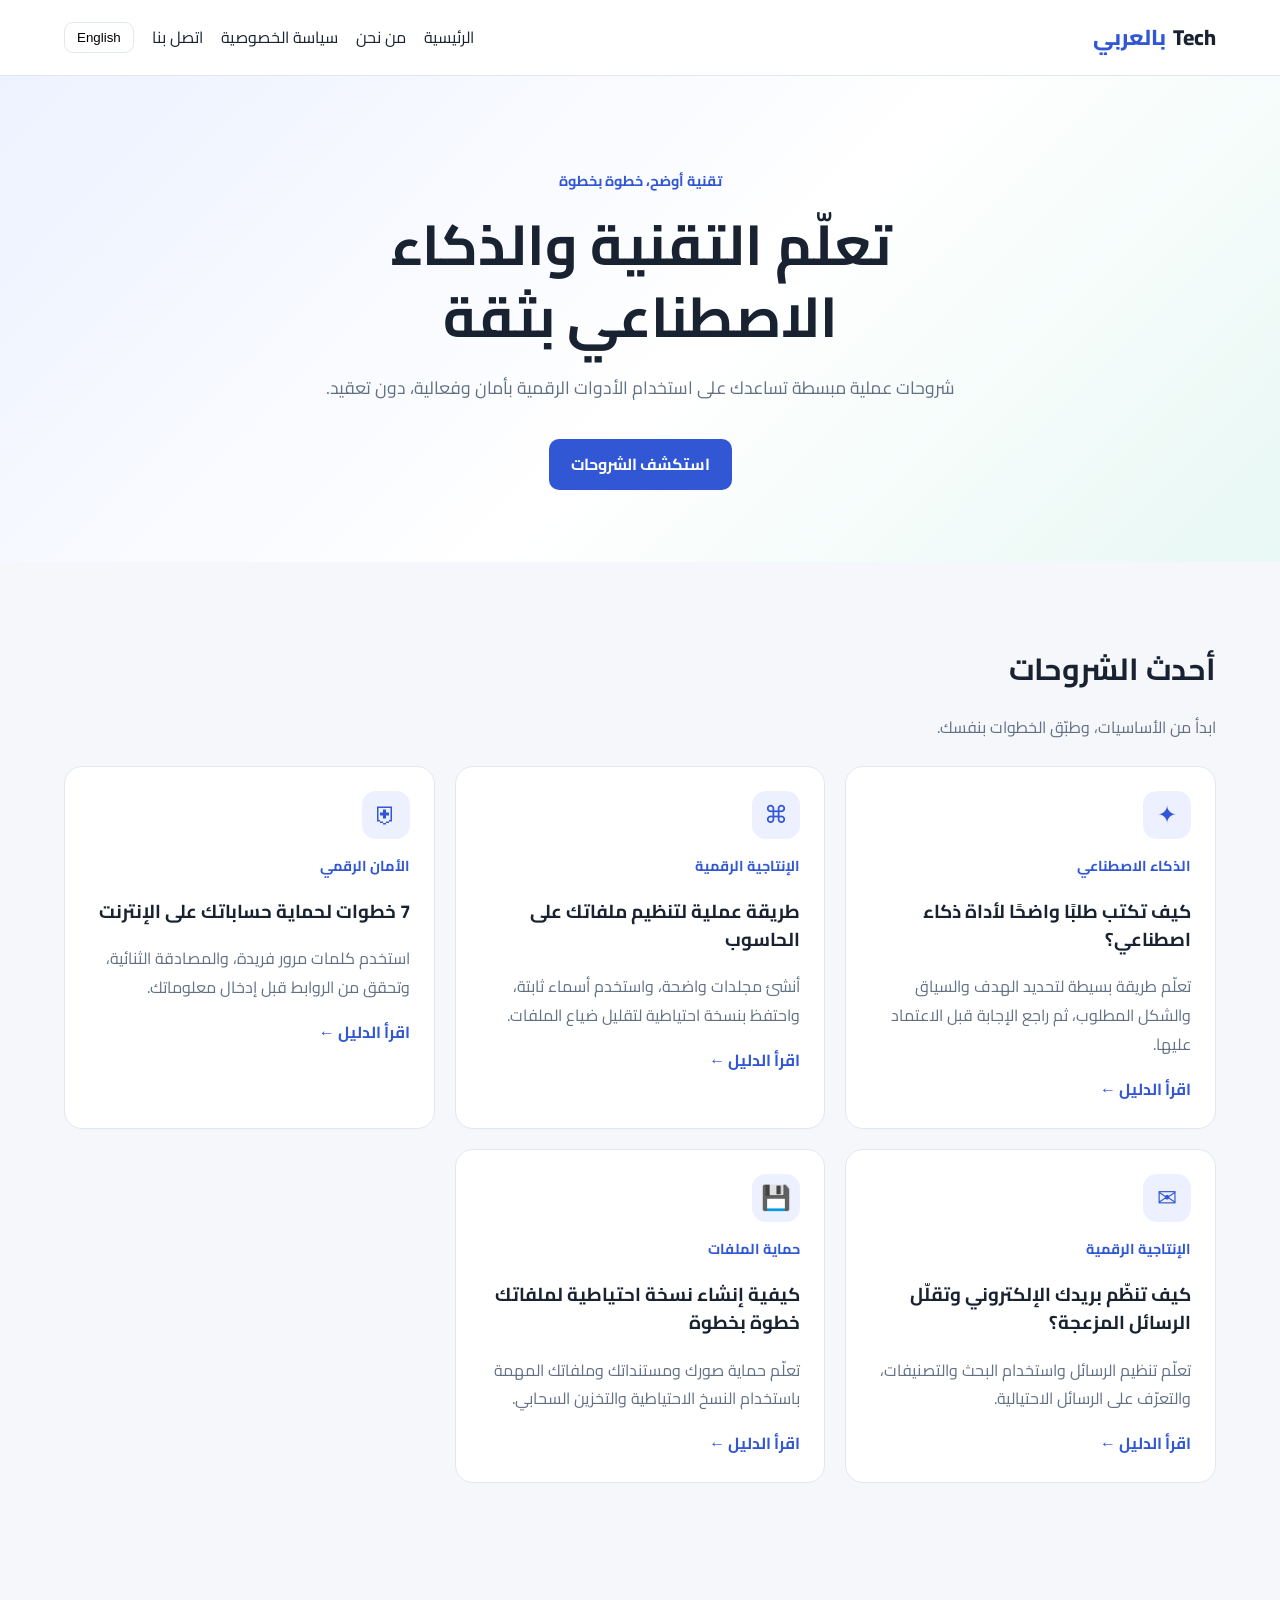
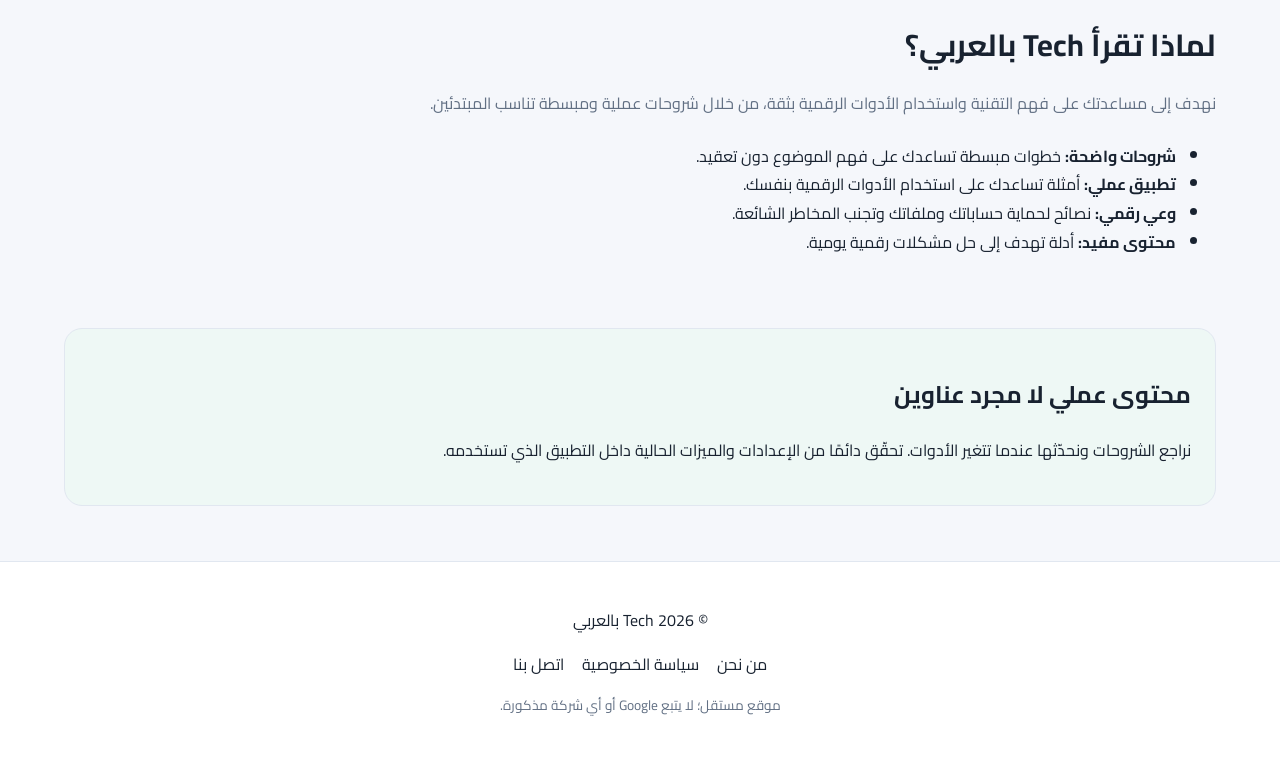
<file: index.html>
<!doctype html>
<html lang="ar" dir="rtl">
<head> <meta name="google-adsense-account" content="ca-pub-9359244489501136"> <script async src="https://pagead2.googlesyndication.com/pagead/js/adsbygoogle.js?client=ca-pub-9359244489501136"
     crossorigin="anonymous"></script>
<meta charset="utf-8">
<meta name="viewport" content="width=device-width, initial-scale=1">
<meta name="description" content="شروحات عملية بالعربية والإنجليزية عن الذكاء الاصطناعي والتقنية والأمان الرقمي.">
<title>Tech بالعربي | Practical Tech Guides</title>
<link rel="stylesheet" href="styles.css"> <meta name="google-site-verification" content="B_9AQn8dANtJCic7lw3KJGtD8MXRLHTgbvUKaGZnuow" />
</head> 
<body>
  <header class="site-header"><a class="brand" href="index.html">Tech<span>بالعربي</span></a>
<nav>
  <a href="index.html" data-ar="الرئيسية" data-en="Home">الرئيسية</a>
  <a href="about.html" data-ar="من نحن" data-en="About">من نحن</a>
  <a href="privacy.html" data-ar="سياسة الخصوصية" data-en="Privacy Policy">سياسة الخصوصية</a>
  <a href="contact.html" data-ar="اتصل بنا" data-en="Contact">اتصل بنا</a>
  <button id="langToggle" class="lang-btn" type="button">English</button>
</nav>
</header>
<main>
<section class="hero"><p class="eyebrow" data-ar="تقنية أوضح، خطوة بخطوة" data-en="Technology, explained step by step">تقنية أوضح، خطوة بخطوة</p>
<h1 data-ar="تعلّم التقنية والذكاء الاصطناعي بثقة" data-en="Learn technology and AI with confidence">تعلّم التقنية والذكاء الاصطناعي بثقة</h1>
<p data-ar="شروحات عملية مبسطة تساعدك على استخدام الأدوات الرقمية بأمان وفعالية، دون تعقيد." data-en="Practical, beginner-friendly guides to help you use digital tools safely and effectively.">شروحات عملية مبسطة تساعدك على استخدام الأدوات الرقمية بأمان وفعالية، دون تعقيد.</p>
<a class="primary" href="#articles" data-ar="استكشف الشروحات" data-en="Explore the guides">استكشف الشروحات</a></section>
<section id="articles" class="section"><div class="section-head"><h2 data-ar="أحدث الشروحات" data-en="Featured guides">أحدث الشروحات</h2><p data-ar="ابدأ من الأساسيات، وطبّق الخطوات بنفسك." data-en="Start with the basics and try the steps yourself.">ابدأ من الأساسيات، وطبّق الخطوات بنفسك.</p></div>
<div class="cards">
<article class="article-card"><div class="card-icon">✦</div><p class="category" data-ar="الذكاء الاصطناعي" data-en="Artificial intelligence">الذكاء الاصطناعي</p><h3 data-ar="كيف تكتب طلبًا واضحًا لأداة ذكاء اصطناعي؟" data-en="How to write a clear AI prompt">كيف تكتب طلبًا واضحًا لأداة ذكاء اصطناعي؟</h3><p data-ar="تعلّم طريقة بسيطة لتحديد الهدف والسياق والشكل المطلوب، ثم راجع الإجابة قبل الاعتماد عليها." data-en="Learn to specify your goal, context, and desired format—and review the result before relying on it.">تعلّم طريقة بسيطة لتحديد الهدف والسياق والشكل المطلوب، ثم راجع الإجابة قبل الاعتماد عليها.</p><a href="ai-prompts.html" data-ar="اقرأ الدليل ←" data-en="Read the guide →">اقرأ الدليل ←</a></article>
<article class="article-card"><div class="card-icon">⌘</div><p class="category" data-ar="الإنتاجية الرقمية" data-en="Digital productivity">الإنتاجية الرقمية</p><h3 data-ar="طريقة عملية لتنظيم ملفاتك على الحاسوب" data-en="A practical way to organize computer files">طريقة عملية لتنظيم ملفاتك على الحاسوب</h3><p data-ar="أنشئ مجلدات واضحة، واستخدم أسماء ثابتة، واحتفظ بنسخة احتياطية لتقليل ضياع الملفات." data-en="Create clear folders, use consistent filenames, and keep a backup to reduce file loss.">أنشئ مجلدات واضحة، واستخدم أسماء ثابتة، واحتفظ بنسخة احتياطية لتقليل ضياع الملفات.</p><a href="organize-files.html" data-ar="اقرأ الدليل ←" data-en="Read the guide →">اقرأ الدليل ←</a></article>
<article class="article-card"><div class="card-icon">⛨</div><p class="category" data-ar="الأمان الرقمي" data-en="Digital safety">الأمان الرقمي</p><h3 data-ar="7 خطوات لحماية حساباتك على الإنترنت" data-en="7 steps to protect your online accounts">7 خطوات لحماية حساباتك على الإنترنت</h3><p data-ar="استخدم كلمات مرور فريدة، والمصادقة الثنائية، وتحقق من الروابط قبل إدخال معلوماتك." data-en="Use unique passwords and two-factor authentication, and check links before entering information.">استخدم كلمات مرور فريدة، والمصادقة الثنائية، وتحقق من الروابط قبل إدخال معلوماتك.</p><a href="account-safety.html" data-ar="اقرأ الدليل ←" data-en="Read the guide →">اقرأ الدليل ←</a></article>
<article class="article-card">
  <div class="card-icon">✉</div>
  <p class="category" data-ar="الإنتاجية الرقمية" data-en="Digital productivity">الإنتاجية الرقمية</p>
  <h3 data-ar="كيف تنظّم بريدك الإلكتروني وتقلّل الرسائل المزعجة؟" data-en="How to organize your email and reduce unwanted messages">كيف تنظّم بريدك الإلكتروني وتقلّل الرسائل المزعجة؟</h3>
  <p data-ar="تعلّم تنظيم الرسائل واستخدام البحث والتصنيفات، والتعرّف على الرسائل الاحتيالية." data-en="Learn to organize messages, use search and labels, and recognize phishing emails.">تعلّم تنظيم الرسائل واستخدام البحث والتصنيفات، والتعرّف على الرسائل الاحتيالية.</p>
  <a href="clean-email.html" data-ar="اقرأ الدليل ←" data-en="Read the guide →">اقرأ الدليل ←</a>
</article>
<article class="article-card">
  <div class="card-icon">💾</div>
  <p class="category" data-ar="حماية الملفات" data-en="File protection">حماية الملفات</p>
  <h3 data-ar="كيفية إنشاء نسخة احتياطية لملفاتك خطوة بخطوة" data-en="How to Back Up Your Files Step by Step">كيفية إنشاء نسخة احتياطية لملفاتك خطوة بخطوة</h3>
  <p data-ar="تعلّم حماية صورك ومستنداتك وملفاتك المهمة باستخدام النسخ الاحتياطية والتخزين السحابي." data-en="Learn to protect your photos, documents, and important files with backups and cloud storage.">تعلّم حماية صورك ومستنداتك وملفاتك المهمة باستخدام النسخ الاحتياطية والتخزين السحابي.</p>
    <a href="backup-files.html" data-ar="اقرأ الدليل ←" data-en="Read the guide →">اقرأ الدليل ←</a>
</article>
</div>
</section>
<section class="section">
  <div class="section-head">
    <h2 data-ar="لماذا تقرأ Tech بالعربي؟" data-en="Why read Tech بالعربي?">لماذا تقرأ Tech بالعربي؟</h2>
    <p data-ar="نهدف إلى مساعدتك على فهم التقنية واستخدام الأدوات الرقمية بثقة، من خلال شروحات عملية ومبسطة تناسب المبتدئين." data-en="We help you understand technology and use digital tools confidently through practical, beginner-friendly guides.">نهدف إلى مساعدتك على فهم التقنية واستخدام الأدوات الرقمية بثقة، من خلال شروحات عملية ومبسطة تناسب المبتدئين.</p>
  </div>
  <ul>
    <li><strong data-ar="شروحات واضحة:" data-en="Clear explanations:">شروحات واضحة:</strong> <span data-ar="خطوات مبسطة تساعدك على فهم الموضوع دون تعقيد." data-en="Simple steps that make topics easier to understand.">خطوات مبسطة تساعدك على فهم الموضوع دون تعقيد.</span></li>
    <li><strong data-ar="تطبيق عملي:" data-en="Practical guidance:">تطبيق عملي:</strong> <span data-ar="أمثلة تساعدك على استخدام الأدوات الرقمية بنفسك." data-en="Examples that help you use digital tools yourself.">أمثلة تساعدك على استخدام الأدوات الرقمية بنفسك.</span></li>
    <li><strong data-ar="وعي رقمي:" data-en="Digital awareness:">وعي رقمي:</strong> <span data-ar="نصائح لحماية حساباتك وملفاتك وتجنب المخاطر الشائعة." data-en="Tips to protect your accounts and files and avoid common risks.">نصائح لحماية حساباتك وملفاتك وتجنب المخاطر الشائعة.</span></li>
    <li><strong data-ar="محتوى مفيد:" data-en="Useful content:">محتوى مفيد:</strong> <span data-ar="أدلة تهدف إلى حل مشكلات رقمية يومية." data-en="Guides designed to solve everyday digital problems.">أدلة تهدف إلى حل مشكلات رقمية يومية.</span></li>
  </ul>
</section>

<section class="notice">
  <h2 data-ar="محتوى عملي لا مجرد عناوين" data-en="Useful guidance, not just headlines">محتوى عملي لا مجرد عناوين</h2>
  <p data-ar="نراجع الشروحات ونحدّثها عندما تتغير الأدوات. تحقّق دائمًا من الإعدادات والميزات الحالية داخل التطبيق الذي تستخدمه." data-en="We aim to review and update guides as tools change. Always verify current settings and features in the app you use.">نراجع الشروحات ونحدّثها عندما تتغير الأدوات. تحقّق دائمًا من الإعدادات والميزات الحالية داخل التطبيق الذي تستخدمه.</p>
</section> 
</main>
<footer><p>© 2026 Tech بالعربي</p><div><a href="about.html" data-ar="من نحن" data-en="About">من نحن</a><a href="privacy.html" data-ar="سياسة الخصوصية" data-en="Privacy policy">سياسة الخصوصية</a><a href="contact.html" data-ar="اتصل بنا" data-en="Contact">اتصل بنا</a></div><p class="small" data-ar="موقع مستقل؛ لا يتبع Google أو أي شركة مذكورة." data-en="Independent website; not affiliated with Google or any company mentioned.">موقع مستقل؛ لا يتبع Google أو أي شركة مذكورة.</p></footer>
<script src="script.js"></script></body></html>
</file>
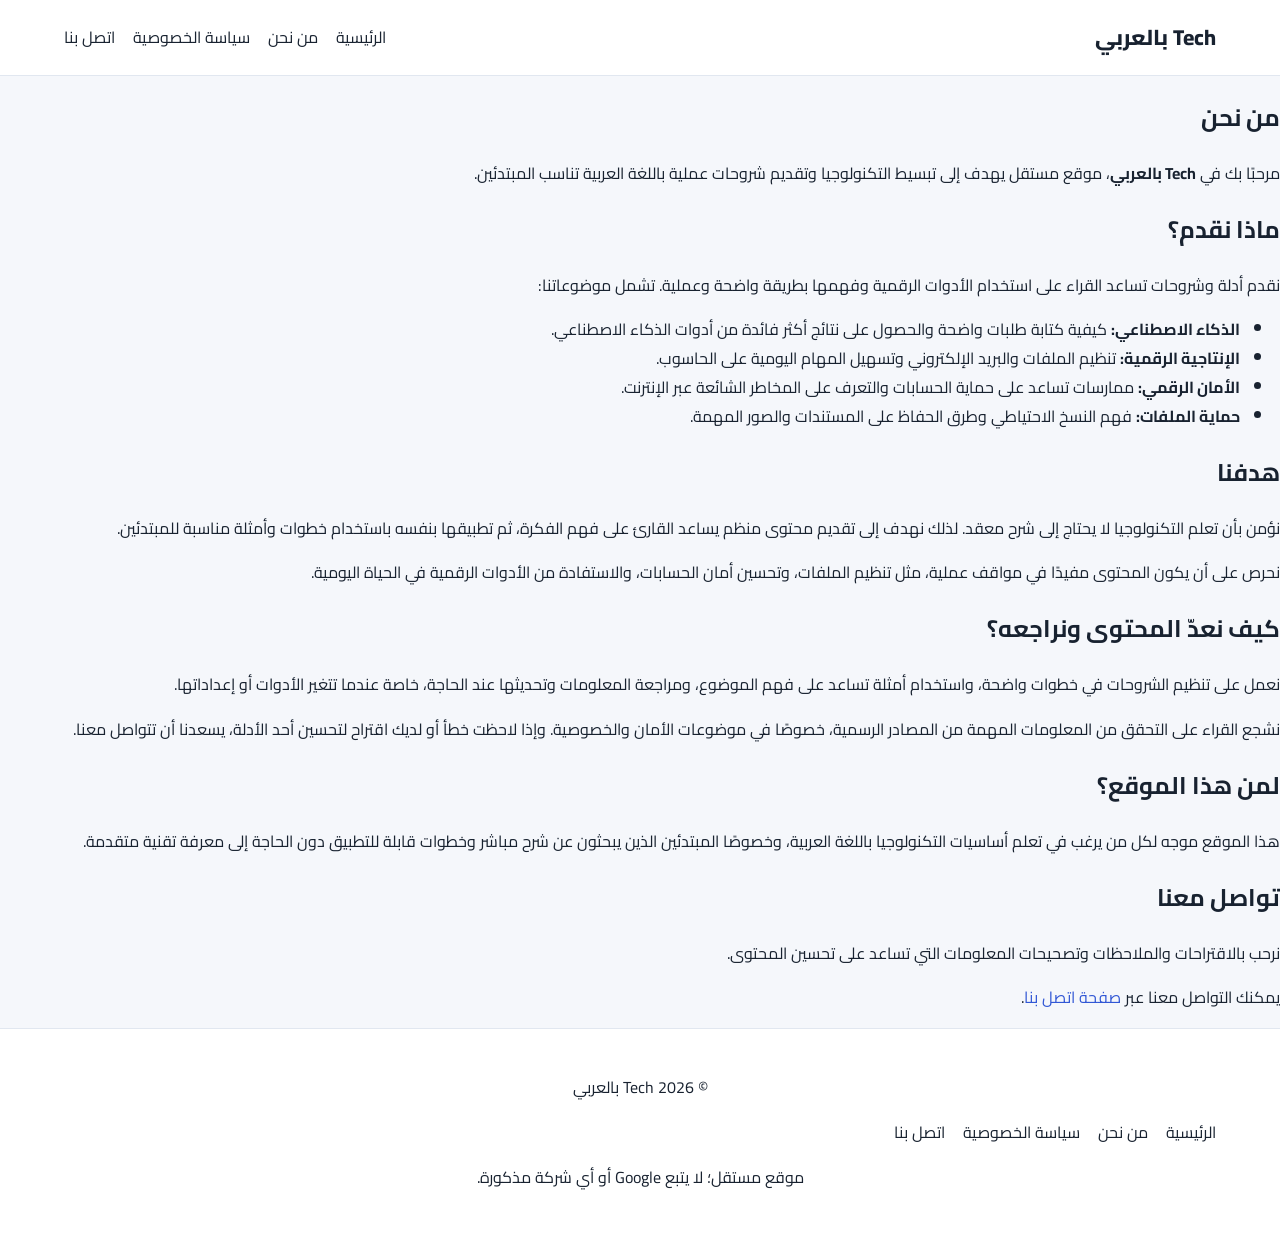
<file: about.html>
<!DOCTYPE html>
<html lang="ar" dir="rtl">
<head> <script async src="https://pagead2.googlesyndication.com/pagead/js/adsbygoogle.js?client=ca-pub-9359244489501136"
     crossorigin="anonymous"></script>
  <meta charset="UTF-8">
  <meta name="viewport" content="width=device-width, initial-scale=1">
  <meta name="description" content="تعرف على Tech بالعربي، موقع يقدم شروحات عربية مبسطة في التكنولوجيا والذكاء الاصطناعي والإنتاجية الرقمية والأمان عبر الإنترنت.">
  <title>من نحن | Tech بالعربي</title>
  <link rel="stylesheet" href="styles.css">
</head>
<body>
  <header class="site-header">
    <a class="brand" href="index.html">Tech بالعربي</a>
    <nav aria-label="التنقل الرئيسي">
      <a href="index.html">الرئيسية</a>
      <a href="about.html" aria-current="page">من نحن</a>
      <a href="privacy.html">سياسة الخصوصية</a>
      <a href="contact.html">اتصل بنا</a>
    </nav>
  </header>

  <main class="container">
    <article>
      <header>
        <h1>من نحن</h1>
        <p>مرحبًا بك في <strong>Tech بالعربي</strong>، موقع مستقل يهدف إلى تبسيط التكنولوجيا وتقديم شروحات عملية باللغة العربية تناسب المبتدئين.</p>
      </header>

      <section>
        <h2>ماذا نقدم؟</h2>
        <p>نقدم أدلة وشروحات تساعد القراء على استخدام الأدوات الرقمية وفهمها بطريقة واضحة وعملية. تشمل موضوعاتنا:</p>
        <ul>
          <li><strong>الذكاء الاصطناعي:</strong> كيفية كتابة طلبات واضحة والحصول على نتائج أكثر فائدة من أدوات الذكاء الاصطناعي.</li>
          <li><strong>الإنتاجية الرقمية:</strong> تنظيم الملفات والبريد الإلكتروني وتسهيل المهام اليومية على الحاسوب.</li>
          <li><strong>الأمان الرقمي:</strong> ممارسات تساعد على حماية الحسابات والتعرف على المخاطر الشائعة عبر الإنترنت.</li>
          <li><strong>حماية الملفات:</strong> فهم النسخ الاحتياطي وطرق الحفاظ على المستندات والصور المهمة.</li>
        </ul>
      </section>

      <section>
        <h2>هدفنا</h2>
        <p>نؤمن بأن تعلم التكنولوجيا لا يحتاج إلى شرح معقد. لذلك نهدف إلى تقديم محتوى منظم يساعد القارئ على فهم الفكرة، ثم تطبيقها بنفسه باستخدام خطوات وأمثلة مناسبة للمبتدئين.</p>
        <p>نحرص على أن يكون المحتوى مفيدًا في مواقف عملية، مثل تنظيم الملفات، وتحسين أمان الحسابات، والاستفادة من الأدوات الرقمية في الحياة اليومية.</p>
      </section>

      <section>
        <h2>كيف نعدّ المحتوى ونراجعه؟</h2>
        <p>نعمل على تنظيم الشروحات في خطوات واضحة، واستخدام أمثلة تساعد على فهم الموضوع، ومراجعة المعلومات وتحديثها عند الحاجة، خاصة عندما تتغير الأدوات أو إعداداتها.</p>
        <p>نشجع القراء على التحقق من المعلومات المهمة من المصادر الرسمية، خصوصًا في موضوعات الأمان والخصوصية. وإذا لاحظت خطأ أو لديك اقتراح لتحسين أحد الأدلة، يسعدنا أن تتواصل معنا.</p>
      </section>

      <section>
        <h2>لمن هذا الموقع؟</h2>
        <p>هذا الموقع موجه لكل من يرغب في تعلم أساسيات التكنولوجيا باللغة العربية، وخصوصًا المبتدئين الذين يبحثون عن شرح مباشر وخطوات قابلة للتطبيق دون الحاجة إلى معرفة تقنية متقدمة.</p>
      </section>

      <section>
        <h2>تواصل معنا</h2>
        <p>نرحب بالاقتراحات والملاحظات وتصحيحات المعلومات التي تساعد على تحسين المحتوى.</p>
        <p>يمكنك التواصل معنا عبر <a href="contact.html">صفحة اتصل بنا</a>.</p>
      </section>
    </article>
  </main>

  <footer class="site-footer">
    <p>© 2026 Tech بالعربي</p>
    <nav aria-label="روابط التذييل">
      <a href="index.html">الرئيسية</a>
      <a href="about.html">من نحن</a>
      <a href="privacy.html">سياسة الخصوصية</a>
      <a href="contact.html">اتصل بنا</a>
    </nav>
    <p>موقع مستقل؛ لا يتبع Google أو أي شركة مذكورة.</p>
  </footer>
</body>
</html>
</file>
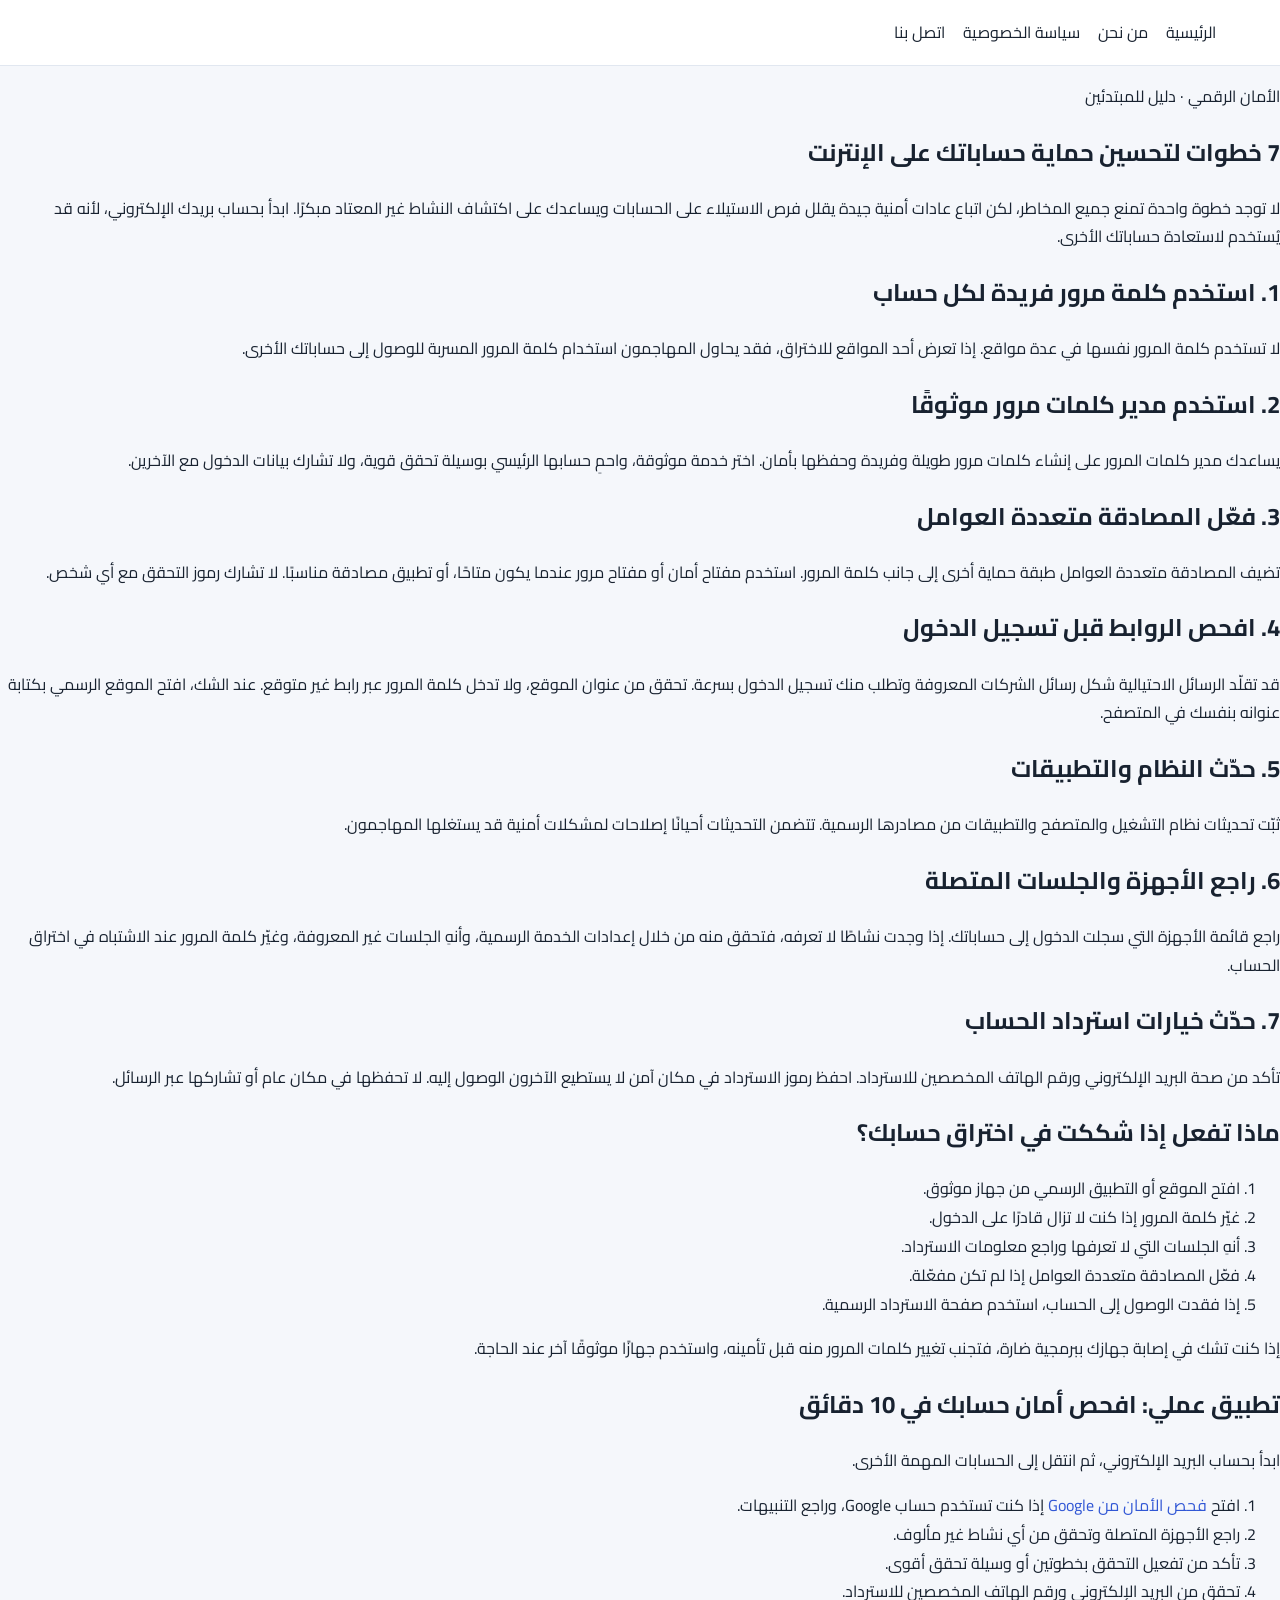
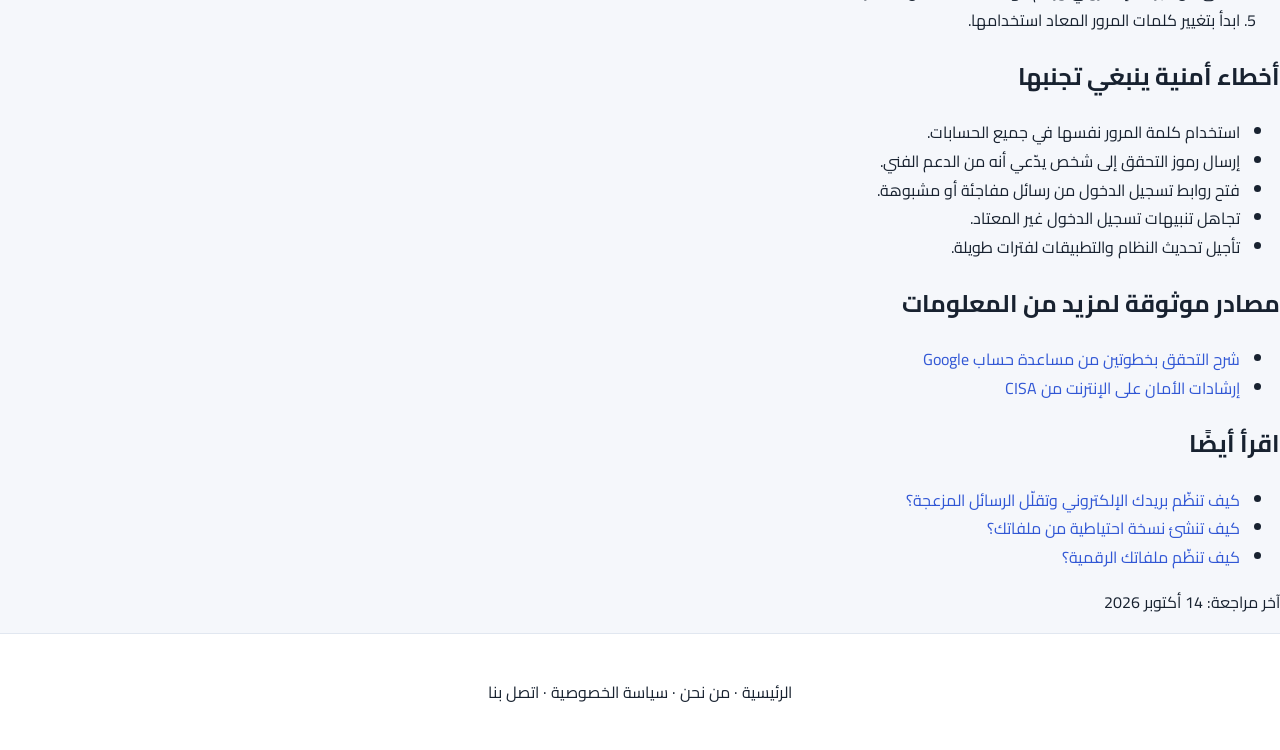
<file: account-safety.html>
<!DOCTYPE html>
<html lang="ar" dir="rtl">
<head> <script async src="https://pagead2.googlesyndication.com/pagead/js/adsbygoogle.js?client=ca-pub-9359244489501136"
     crossorigin="anonymous"></script>
  <meta charset="UTF-8">
  <meta name="viewport" content="width=device-width, initial-scale=1">
  <meta name="description" content="تعرف على 7 خطوات عملية لحماية حساباتك على الإنترنت، واستخدام كلمات مرور قوية والتحقق بخطوتين واكتشاف محاولات الاختراق.">
  <title>7 خطوات لتحسين حماية حساباتك على الإنترنت | Tech بالعربي</title>
  <link rel="stylesheet" href="styles.css">
</head>
<body>
  <header class="site-header">
    <nav aria-label="التنقل الرئيسي">
      <a href="index.html">الرئيسية</a>
      <a href="about.html">من نحن</a>
      <a href="privacy.html">سياسة الخصوصية</a>
      <a href="contact.html">اتصل بنا</a>
    </nav>
  </header>

  <main class="container">
    <article>
      <p>الأمان الرقمي · دليل للمبتدئين</p>

      <h1>7 خطوات لتحسين حماية حساباتك على الإنترنت</h1>

      <p>
        لا توجد خطوة واحدة تمنع جميع المخاطر، لكن اتباع عادات أمنية
        جيدة يقلل فرص الاستيلاء على الحسابات ويساعدك على اكتشاف
        النشاط غير المعتاد مبكرًا. ابدأ بحساب بريدك الإلكتروني،
        لأنه قد يُستخدم لاستعادة حساباتك الأخرى.
      </p>

      <h2>1. استخدم كلمة مرور فريدة لكل حساب</h2>
      <p>
        لا تستخدم كلمة المرور نفسها في عدة مواقع. إذا تعرض أحد المواقع
        للاختراق، فقد يحاول المهاجمون استخدام كلمة المرور المسربة
        للوصول إلى حساباتك الأخرى.
      </p>

      <h2>2. استخدم مدير كلمات مرور موثوقًا</h2>
      <p>
        يساعدك مدير كلمات المرور على إنشاء كلمات مرور طويلة وفريدة
        وحفظها بأمان. اختر خدمة موثوقة، واحمِ حسابها الرئيسي بوسيلة
        تحقق قوية، ولا تشارك بيانات الدخول مع الآخرين.
      </p>

      <h2>3. فعّل المصادقة متعددة العوامل</h2>
      <p>
        تضيف المصادقة متعددة العوامل طبقة حماية أخرى إلى جانب كلمة
        المرور. استخدم مفتاح أمان أو مفتاح مرور عندما يكون متاحًا،
        أو تطبيق مصادقة مناسبًا. لا تشارك رموز التحقق مع أي شخص.
      </p>

      <h2>4. افحص الروابط قبل تسجيل الدخول</h2>
      <p>
        قد تقلّد الرسائل الاحتيالية شكل رسائل الشركات المعروفة وتطلب
        منك تسجيل الدخول بسرعة. تحقق من عنوان الموقع، ولا تدخل كلمة
        المرور عبر رابط غير متوقع. عند الشك، افتح الموقع الرسمي
        بكتابة عنوانه بنفسك في المتصفح.
      </p>

      <h2>5. حدّث النظام والتطبيقات</h2>
      <p>
        ثبّت تحديثات نظام التشغيل والمتصفح والتطبيقات من مصادرها
        الرسمية. تتضمن التحديثات أحيانًا إصلاحات لمشكلات أمنية قد
        يستغلها المهاجمون.
      </p>

      <h2>6. راجع الأجهزة والجلسات المتصلة</h2>
      <p>
        راجع قائمة الأجهزة التي سجلت الدخول إلى حساباتك. إذا وجدت
        نشاطًا لا تعرفه، فتحقق منه من خلال إعدادات الخدمة الرسمية،
        وأنهِ الجلسات غير المعروفة، وغيّر كلمة المرور عند الاشتباه
        في اختراق الحساب.
      </p>

      <h2>7. حدّث خيارات استرداد الحساب</h2>
      <p>
        تأكد من صحة البريد الإلكتروني ورقم الهاتف المخصصين للاسترداد.
        احفظ رموز الاسترداد في مكان آمن لا يستطيع الآخرون الوصول إليه.
        لا تحفظها في مكان عام أو تشاركها عبر الرسائل.
      </p>

      <h2>ماذا تفعل إذا شككت في اختراق حسابك؟</h2>
      <ol>
        <li>افتح الموقع أو التطبيق الرسمي من جهاز موثوق.</li>
        <li>غيّر كلمة المرور إذا كنت لا تزال قادرًا على الدخول.</li>
        <li>أنهِ الجلسات التي لا تعرفها وراجع معلومات الاسترداد.</li>
        <li>فعّل المصادقة متعددة العوامل إذا لم تكن مفعّلة.</li>
        <li>إذا فقدت الوصول إلى الحساب، استخدم صفحة الاسترداد الرسمية.</li>
      </ol>
      <p>
        إذا كنت تشك في إصابة جهازك ببرمجية ضارة، فتجنب تغيير كلمات
        المرور منه قبل تأمينه، واستخدم جهازًا موثوقًا آخر عند الحاجة.
      </p>

      <h2>تطبيق عملي: افحص أمان حسابك في 10 دقائق</h2>
      <p>
        ابدأ بحساب البريد الإلكتروني، ثم انتقل إلى الحسابات المهمة الأخرى.
      </p>
      <ol>
        <li>
          افتح
          <a href="https://myaccount.google.com/intro/security-checkup?hl=ar" target="_blank" rel="noopener noreferrer">فحص الأمان من Google</a>
          إذا كنت تستخدم حساب Google، وراجع التنبيهات.
        </li>
        <li>راجع الأجهزة المتصلة وتحقق من أي نشاط غير مألوف.</li>
        <li>تأكد من تفعيل التحقق بخطوتين أو وسيلة تحقق أقوى.</li>
        <li>تحقق من البريد الإلكتروني ورقم الهاتف المخصصين للاسترداد.</li>
        <li>ابدأ بتغيير كلمات المرور المعاد استخدامها.</li>
      </ol>

      <h2>أخطاء أمنية ينبغي تجنبها</h2>
      <ul>
        <li>استخدام كلمة المرور نفسها في جميع الحسابات.</li>
        <li>إرسال رموز التحقق إلى شخص يدّعي أنه من الدعم الفني.</li>
        <li>فتح روابط تسجيل الدخول من رسائل مفاجئة أو مشبوهة.</li>
        <li>تجاهل تنبيهات تسجيل الدخول غير المعتاد.</li>
        <li>تأجيل تحديث النظام والتطبيقات لفترات طويلة.</li>
      </ul>

      <h2>مصادر موثوقة لمزيد من المعلومات</h2>
      <ul>
        <li>
          <a href="https://support.google.com/accounts/answer/10956730?hl=ar" target="_blank" rel="noopener noreferrer">شرح التحقق بخطوتين من مساعدة حساب Google</a>
        </li>
        <li>
          <a href="https://www.cisa.gov/secure-our-world" target="_blank" rel="noopener noreferrer">إرشادات الأمان على الإنترنت من CISA</a>
        </li>
      </ul>

      <h2>اقرأ أيضًا</h2>
      <ul>
        <li><a href="clean-email.html">كيف تنظّم بريدك الإلكتروني وتقلّل الرسائل المزعجة؟</a></li>
        <li><a href="backup-files.html">كيف تنشئ نسخة احتياطية من ملفاتك؟</a></li>
        <li><a href="organize-files.html">كيف تنظّم ملفاتك الرقمية؟</a></li>
      </ul>

      <p>آخر مراجعة: 14 أكتوبر 2026</p>
    </article>
  </main>

  <footer>
    <p>
      <a href="index.html">الرئيسية</a> ·
      <a href="about.html">من نحن</a> ·
      <a href="privacy.html">سياسة الخصوصية</a> ·
      <a href="contact.html">اتصل بنا</a>
    </p>
  </footer>
</body>
</html>
</file>
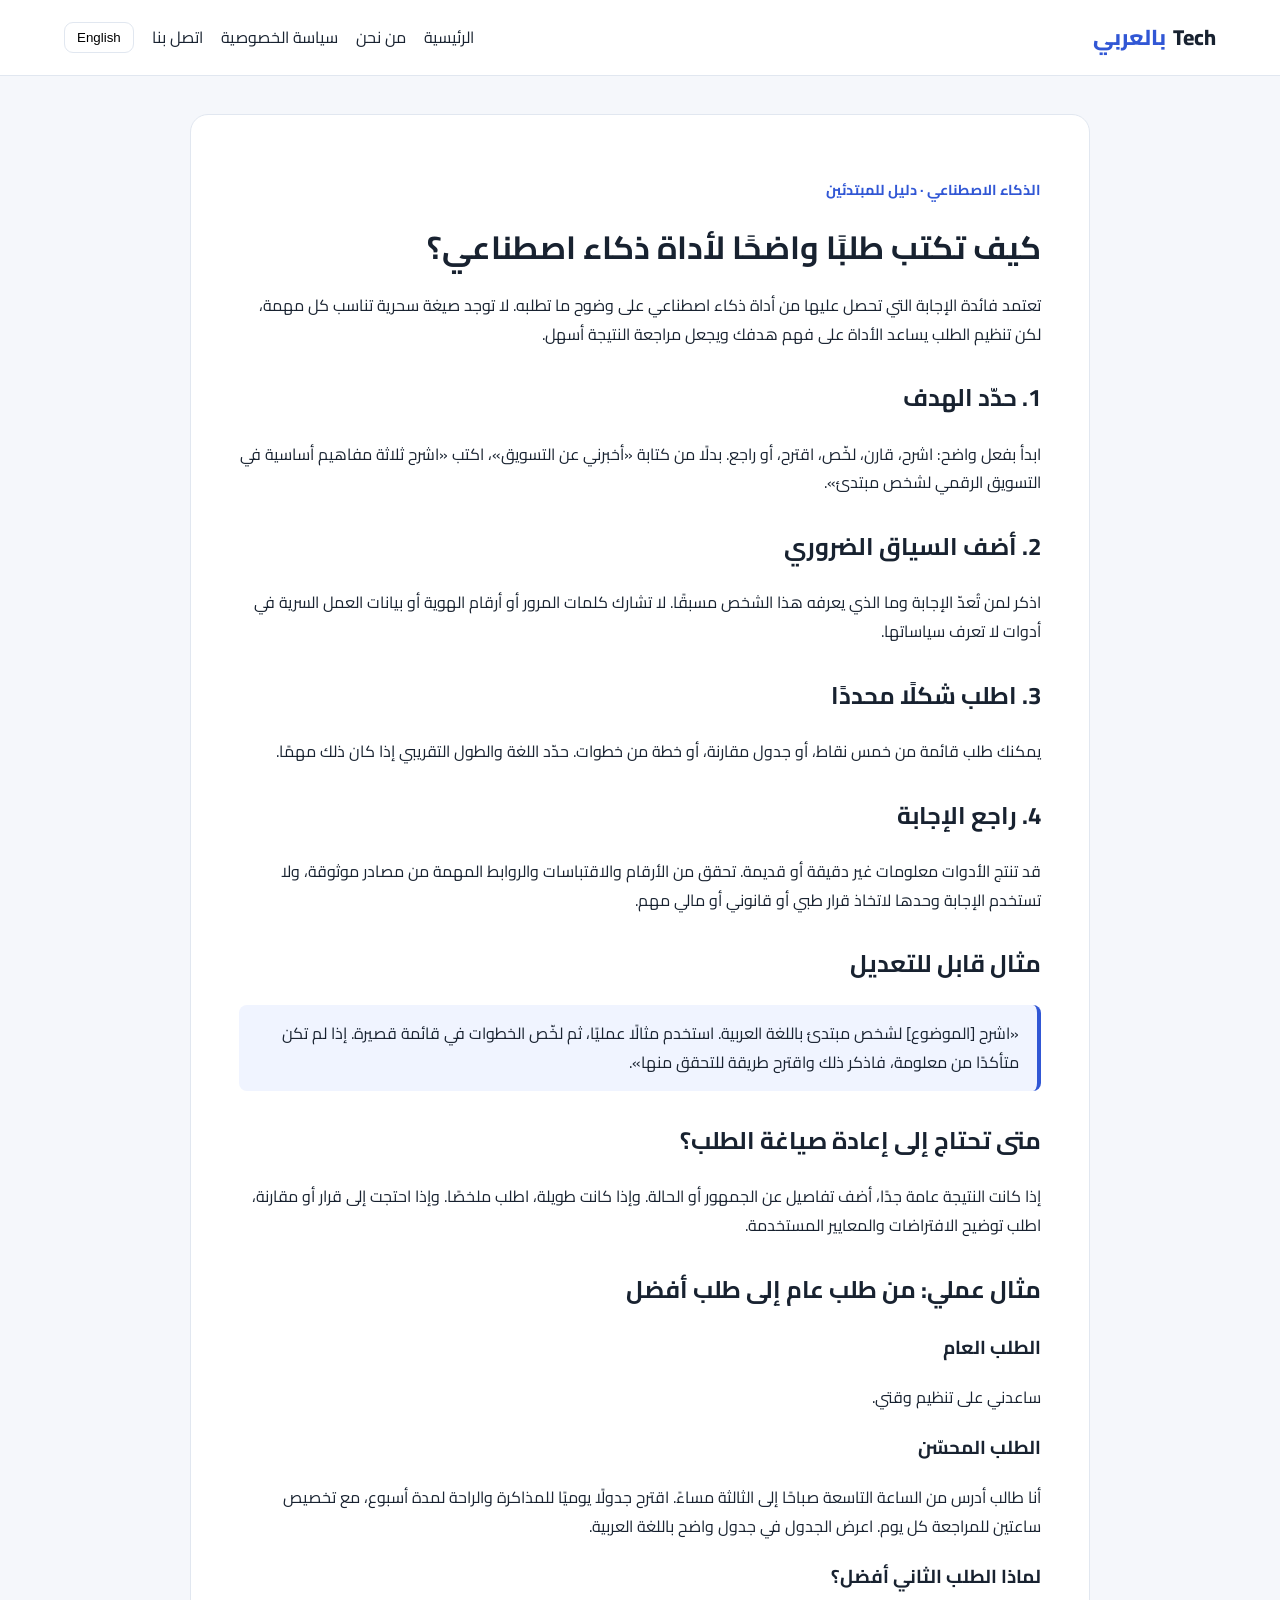
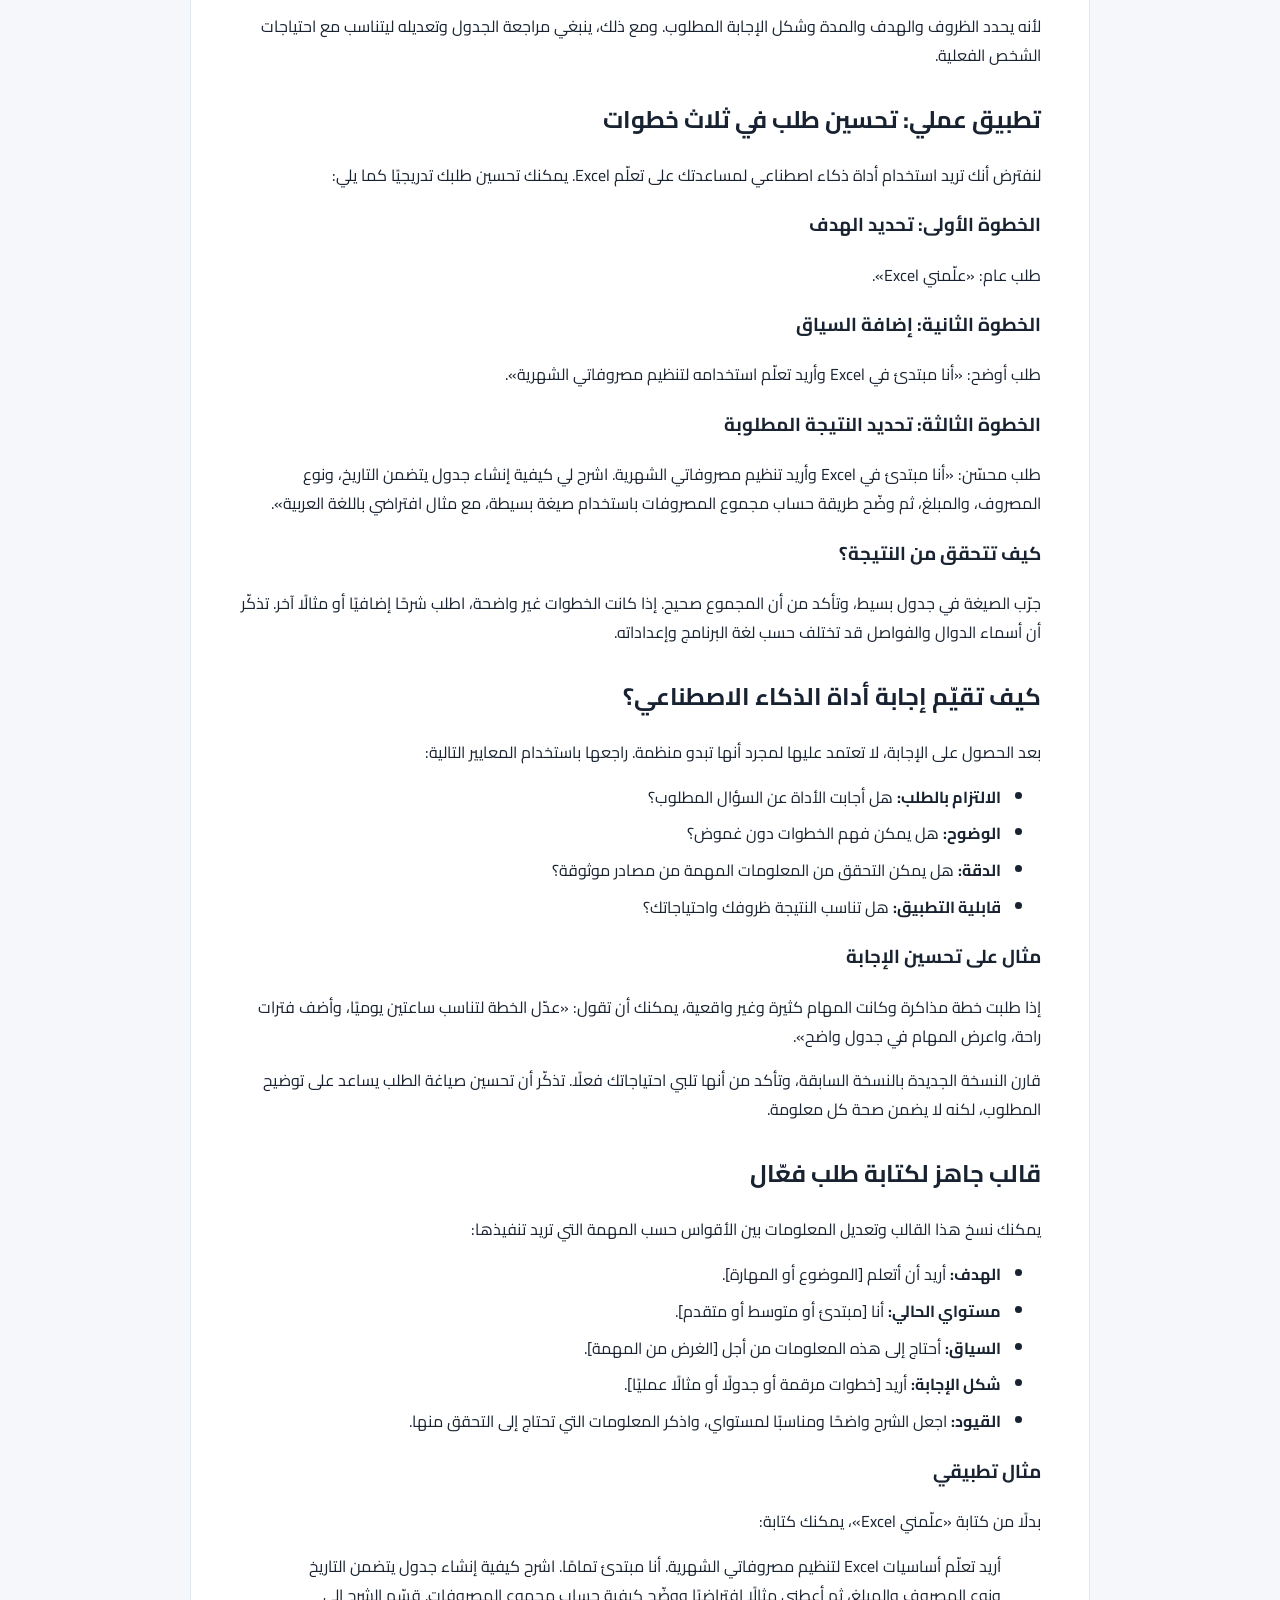
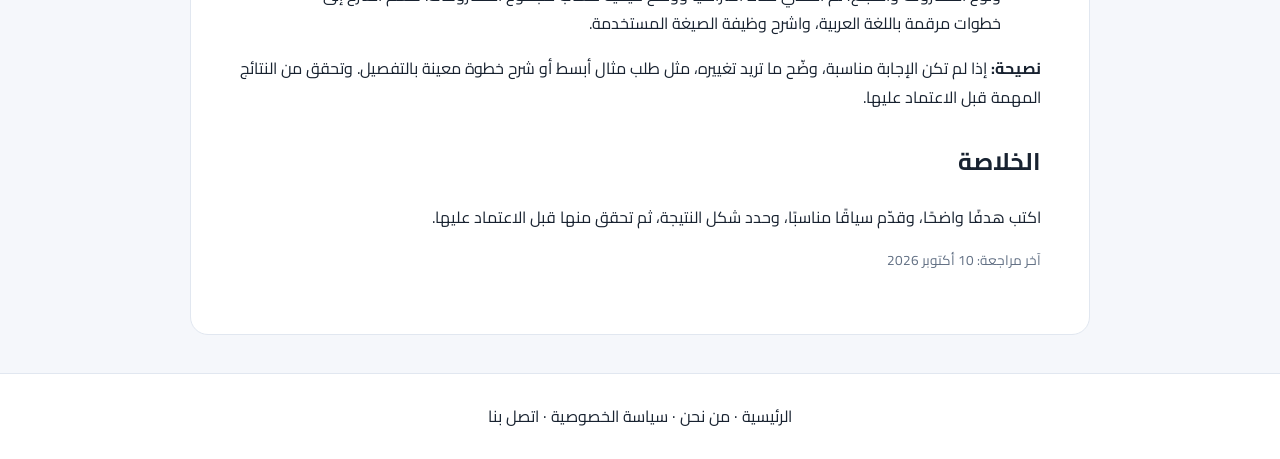
<file: ai-prompts.html>
<!doctype html>
<html lang="ar" dir="rtl">
<head> <script async src="https://pagead2.googlesyndication.com/pagead/js/adsbygoogle.js?client=ca-pub-9359244489501136"
     crossorigin="anonymous"></script>
  <meta charset="utf-8">
  <meta name="viewport" content="width=device-width, initial-scale=1">
  <meta name="description" content="طريقة عملية لكتابة طلبات واضحة لأدوات الذكاء الاصطناعي مع أمثلة."> 
  <title>كيف تكتب طلبًا واضحًا للذكاء الاصطناعي؟</title>
  <link rel="stylesheet" href="styles.css">
</head>
<body>
  <header class="site-header">
    <a class="brand" href="index.html">Tech<span>بالعربي</span></a>
    <nav>
  <a href="index.html">الرئيسية</a>
  <a href="about.html">من نحن</a>
  <a href="privacy.html">سياسة الخصوصية</a>
  <a href="contact.html">اتصل بنا</a>
  <button id="langToggle" class="lang-btn" type="button">English</button>
</nav>
  </header>

  <main class="content">
    <p class="category">الذكاء الاصطناعي · دليل للمبتدئين</p>

    <h1>كيف تكتب طلبًا واضحًا لأداة ذكاء اصطناعي؟</h1>

    <p>تعتمد فائدة الإجابة التي تحصل عليها من أداة ذكاء اصطناعي على وضوح ما تطلبه. لا توجد صيغة سحرية تناسب كل مهمة، لكن تنظيم الطلب يساعد الأداة على فهم هدفك ويجعل مراجعة النتيجة أسهل.</p>

    <h2>1. حدّد الهدف</h2>
    <p>ابدأ بفعل واضح: اشرح، قارن، لخّص، اقترح، أو راجع. بدلًا من كتابة «أخبرني عن التسويق»، اكتب «اشرح ثلاثة مفاهيم أساسية في التسويق الرقمي لشخص مبتدئ».</p>

    <h2>2. أضف السياق الضروري</h2>
    <p>اذكر لمن تُعدّ الإجابة وما الذي يعرفه هذا الشخص مسبقًا. لا تشارك كلمات المرور أو أرقام الهوية أو بيانات العمل السرية في أدوات لا تعرف سياساتها.</p>

    <h2>3. اطلب شكلًا محددًا</h2>
    <p>يمكنك طلب قائمة من خمس نقاط، أو جدول مقارنة، أو خطة من خطوات. حدّد اللغة والطول التقريبي إذا كان ذلك مهمًا.</p>

    <h2>4. راجع الإجابة</h2>
    <p>قد تنتج الأدوات معلومات غير دقيقة أو قديمة. تحقق من الأرقام والاقتباسات والروابط المهمة من مصادر موثوقة، ولا تستخدم الإجابة وحدها لاتخاذ قرار طبي أو قانوني أو مالي مهم.</p>

    <h2>مثال قابل للتعديل</h2>
    <p class="callout">«اشرح [الموضوع] لشخص مبتدئ باللغة العربية. استخدم مثالًا عمليًا، ثم لخّص الخطوات في قائمة قصيرة. إذا لم تكن متأكدًا من معلومة، فاذكر ذلك واقترح طريقة للتحقق منها».</p>

    <h2>متى تحتاج إلى إعادة صياغة الطلب؟</h2>
    <p>إذا كانت النتيجة عامة جدًا، أضف تفاصيل عن الجمهور أو الحالة. وإذا كانت طويلة، اطلب ملخصًا. وإذا احتجت إلى قرار أو مقارنة، اطلب توضيح الافتراضات والمعايير المستخدمة.</p>

    <h2>مثال عملي: من طلب عام إلى طلب أفضل</h2>

    <h3>الطلب العام</h3>
    <p>ساعدني على تنظيم وقتي.</p>

    <h3>الطلب المحسّن</h3>
    <p>أنا طالب أدرس من الساعة التاسعة صباحًا إلى الثالثة مساءً. اقترح جدولًا يوميًا للمذاكرة والراحة لمدة أسبوع، مع تخصيص ساعتين للمراجعة كل يوم. اعرض الجدول في جدول واضح باللغة العربية.</p>

    <h3>لماذا الطلب الثاني أفضل؟</h3>
    <p>لأنه يحدد الظروف والهدف والمدة وشكل الإجابة المطلوب. ومع ذلك، ينبغي مراجعة الجدول وتعديله ليتناسب مع احتياجات الشخص الفعلية.</p>
    
<h2>تطبيق عملي: تحسين طلب في ثلاث خطوات</h2> 
<p>
  لنفترض أنك تريد استخدام أداة ذكاء اصطناعي لمساعدتك على تعلّم Excel.
  يمكنك تحسين طلبك تدريجيًا كما يلي:
</p>

<h3>الخطوة الأولى: تحديد الهدف</h3>
<p>
  طلب عام: «علّمني Excel».
</p>

<h3>الخطوة الثانية: إضافة السياق</h3>
<p>
  طلب أوضح: «أنا مبتدئ في Excel وأريد تعلّم استخدامه لتنظيم مصروفاتي الشهرية».
</p>

<h3>الخطوة الثالثة: تحديد النتيجة المطلوبة</h3>
<p>
  طلب محسّن: «أنا مبتدئ في Excel وأريد تنظيم مصروفاتي الشهرية.
  اشرح لي كيفية إنشاء جدول يتضمن التاريخ، ونوع المصروف، والمبلغ،
  ثم وضّح طريقة حساب مجموع المصروفات باستخدام صيغة بسيطة،
  مع مثال افتراضي باللغة العربية».
</p>
<h3>كيف تتحقق من النتيجة؟</h3>
<p>
  جرّب الصيغة في جدول بسيط، وتأكد من أن المجموع صحيح.
  إذا كانت الخطوات غير واضحة، اطلب شرحًا إضافيًا أو مثالًا آخر.
  تذكّر أن أسماء الدوال والفواصل قد تختلف حسب لغة البرنامج وإعداداته.
</p>
    
<h2>كيف تقيّم إجابة أداة الذكاء الاصطناعي؟</h2>

<p>بعد الحصول على الإجابة، لا تعتمد عليها لمجرد أنها تبدو منظمة. راجعها باستخدام المعايير التالية:</p>

<ul>
  <li><strong>الالتزام بالطلب:</strong> هل أجابت الأداة عن السؤال المطلوب؟</li>
  <li><strong>الوضوح:</strong> هل يمكن فهم الخطوات دون غموض؟</li>
  <li><strong>الدقة:</strong> هل يمكن التحقق من المعلومات المهمة من مصادر موثوقة؟</li>
  <li><strong>قابلية التطبيق:</strong> هل تناسب النتيجة ظروفك واحتياجاتك؟</li>
</ul>

<h3>مثال على تحسين الإجابة</h3>

<p>إذا طلبت خطة مذاكرة وكانت المهام كثيرة وغير واقعية، يمكنك أن تقول: «عدّل الخطة لتناسب ساعتين يوميًا، وأضف فترات راحة، واعرض المهام في جدول واضح».</p>

<p>قارن النسخة الجديدة بالنسخة السابقة، وتأكد من أنها تلبي احتياجاتك فعلًا. تذكّر أن تحسين صياغة الطلب يساعد على توضيح المطلوب، لكنه لا يضمن صحة كل معلومة.</p>

 
<h2>قالب جاهز لكتابة طلب فعّال</h2>
<p>يمكنك نسخ هذا القالب وتعديل المعلومات بين الأقواس حسب المهمة التي تريد تنفيذها:</p>

<ul>
  <li><strong>الهدف:</strong> أريد أن أتعلم [الموضوع أو المهارة].</li>
  <li><strong>مستواي الحالي:</strong> أنا [مبتدئ أو متوسط أو متقدم].</li>
  <li><strong>السياق:</strong> أحتاج إلى هذه المعلومات من أجل [الغرض من المهمة].</li>
  <li><strong>شكل الإجابة:</strong> أريد [خطوات مرقمة أو جدولًا أو مثالًا عمليًا].</li>
  <li><strong>القيود:</strong> اجعل الشرح واضحًا ومناسبًا لمستواي، واذكر المعلومات التي تحتاج إلى التحقق منها.</li>
</ul>

<h3>مثال تطبيقي</h3>
<p>بدلًا من كتابة «علّمني Excel»، يمكنك كتابة:</p>

<blockquote>
  أريد تعلّم أساسيات Excel لتنظيم مصروفاتي الشهرية. أنا مبتدئ تمامًا. اشرح كيفية إنشاء جدول يتضمن التاريخ ونوع المصروف والمبلغ، ثم أعطني مثالًا افتراضيًا ووضّح كيفية حساب مجموع المصروفات. قسّم الشرح إلى خطوات مرقمة باللغة العربية، واشرح وظيفة الصيغة المستخدمة.
</blockquote>

<p><strong>نصيحة:</strong> إذا لم تكن الإجابة مناسبة، وضّح ما تريد تغييره، مثل طلب مثال أبسط أو شرح خطوة معينة بالتفصيل. وتحقق من النتائج المهمة قبل الاعتماد عليها.</p>

<h2>الخلاصة</h2>
    <p>اكتب هدفًا واضحًا، وقدّم سياقًا مناسبًا، وحدد شكل النتيجة، ثم تحقق منها قبل الاعتماد عليها.</p>

    <p class="small">آخر مراجعة: 10 أكتوبر 2026</p>
  </main>

  <footer>
    <a href="index.html">الرئيسية</a> ·
    <a href="about.html">من نحن</a> ·
    <a href="privacy.html">سياسة الخصوصية</a> ·
    <a href="contact.html">اتصل بنا</a>
  </footer>

  <script src="script.js"></script>
</body>
</html>
</file>
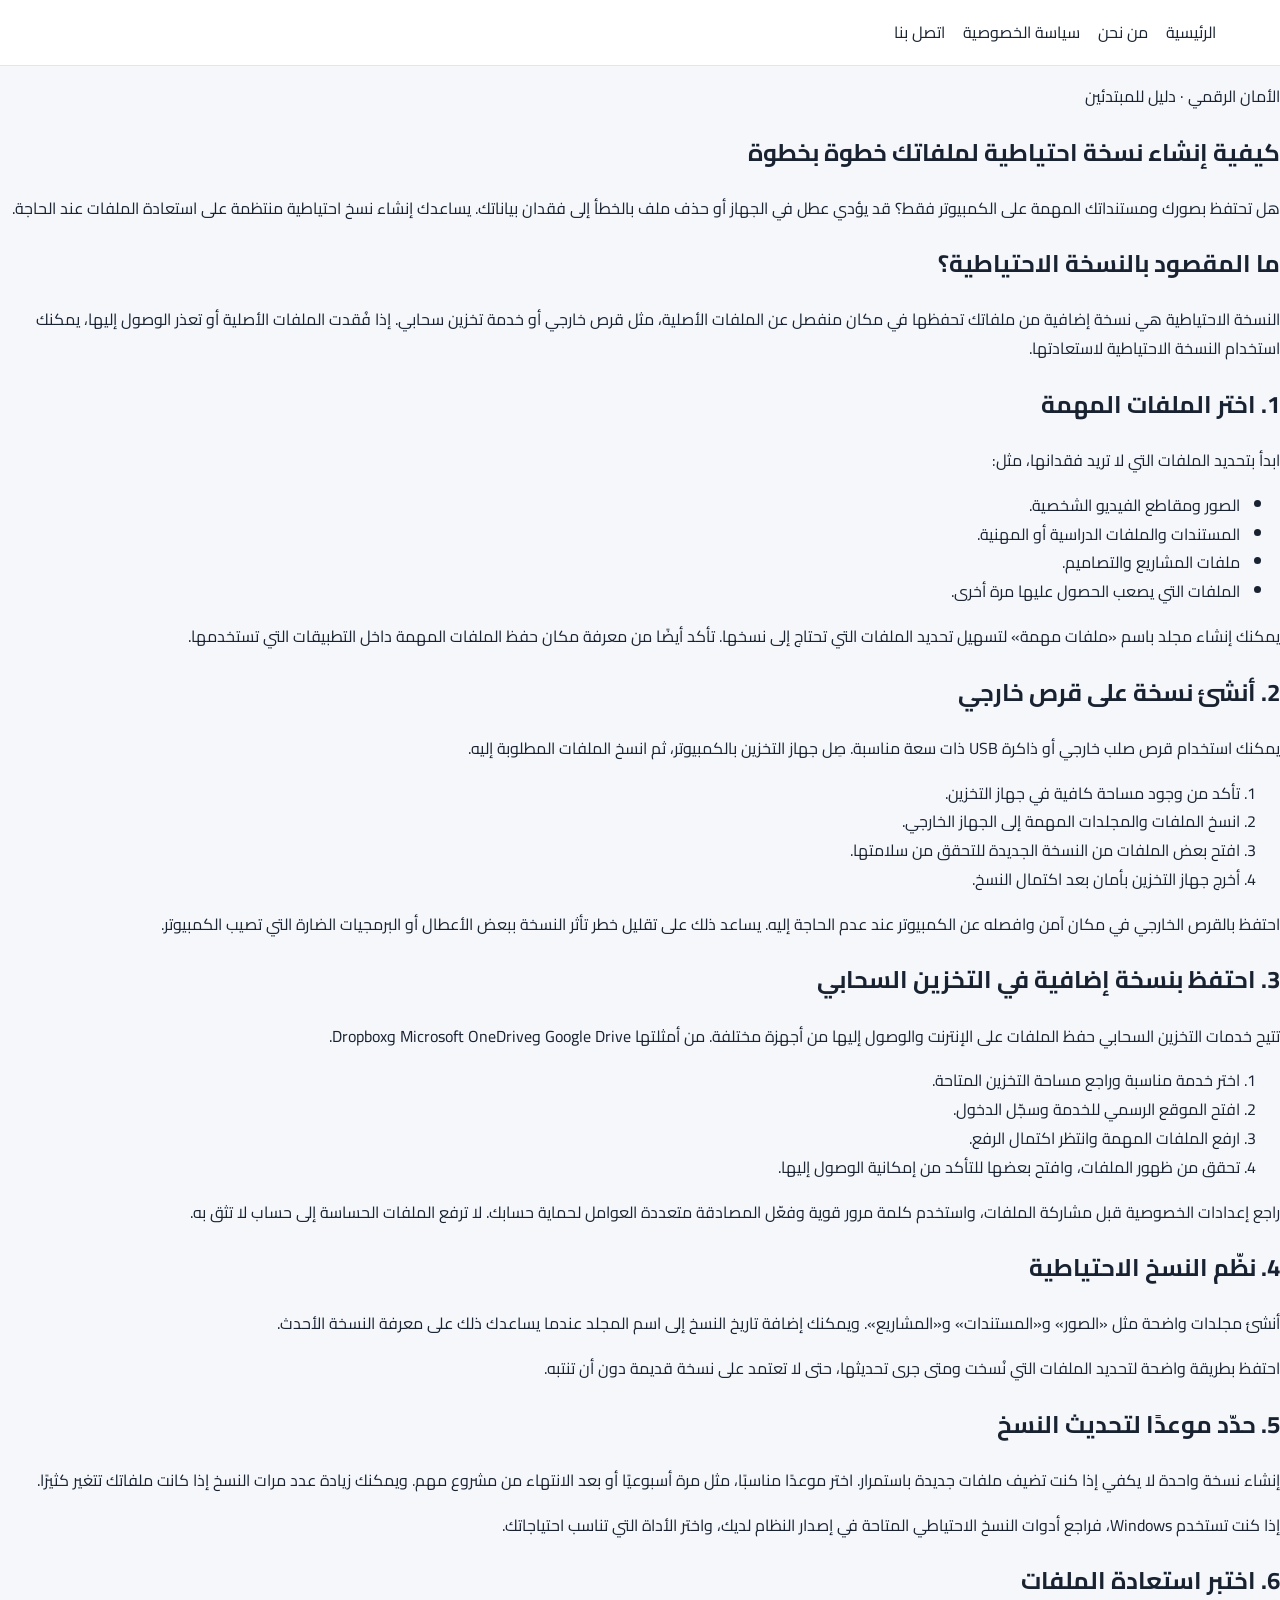
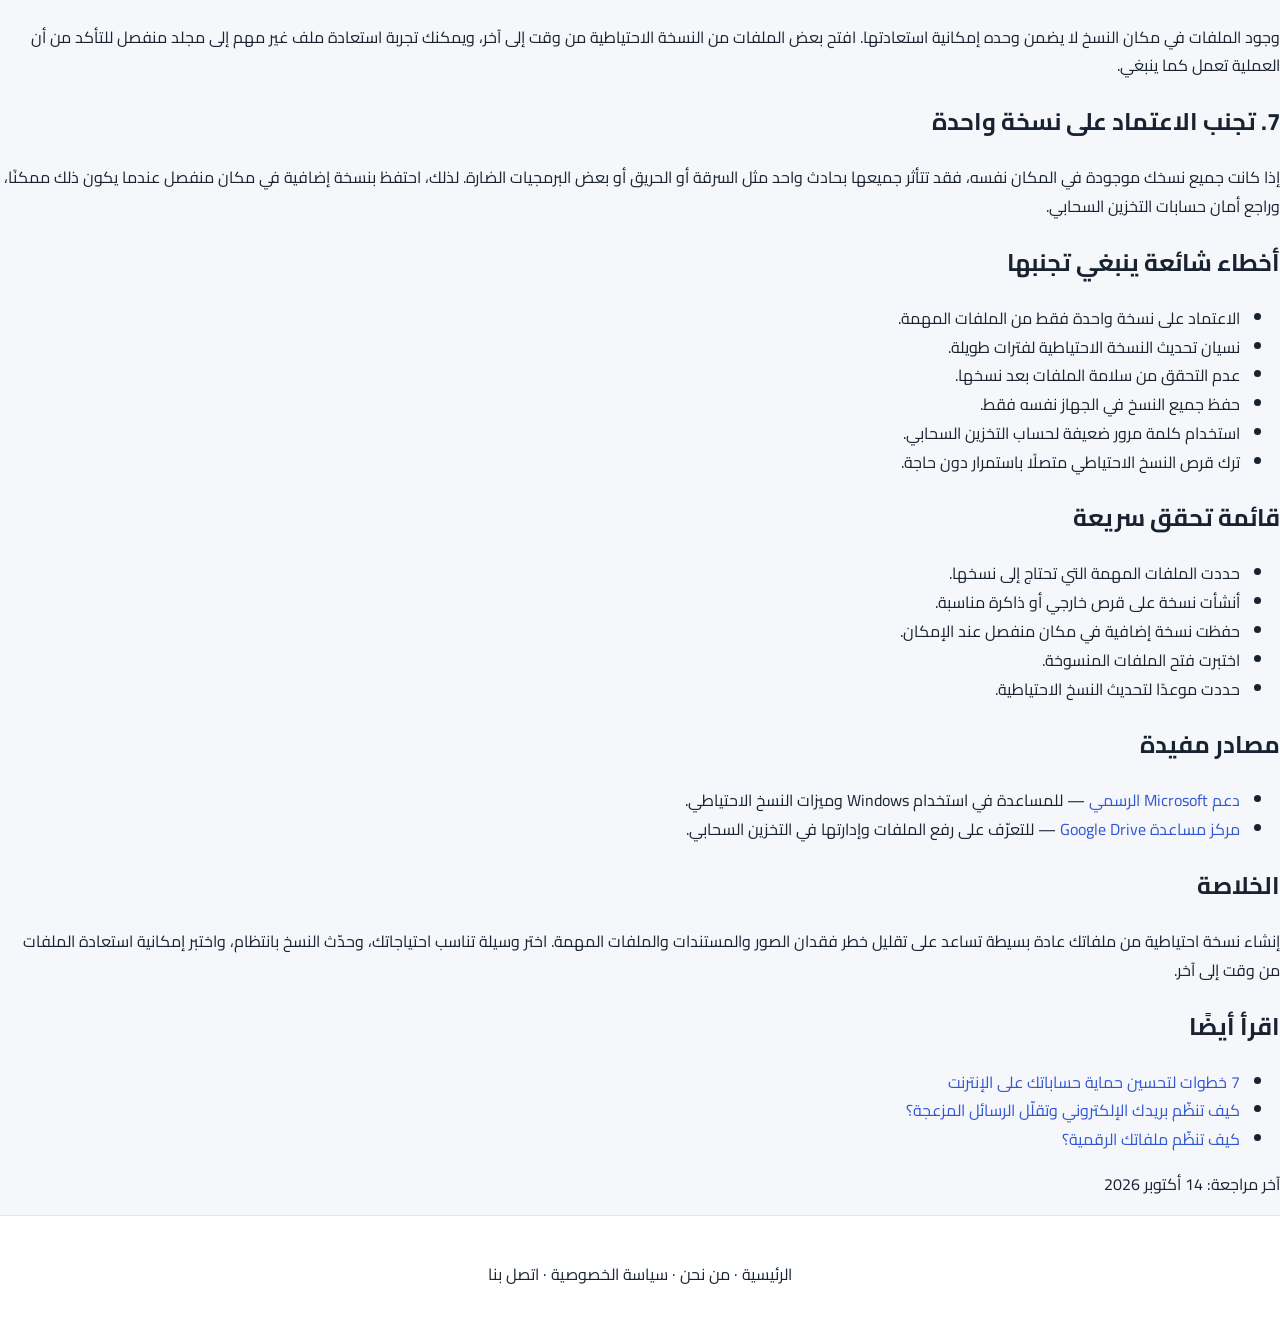
<file: backup-files.html>
<!DOCTYPE html>
<html lang="ar" dir="rtl">
<head> <script async src="https://pagead2.googlesyndication.com/pagead/js/adsbygoogle.js?client=ca-pub-9359244489501136"
     crossorigin="anonymous"></script>
  <meta charset="UTF-8">
  <meta name="viewport" content="width=device-width, initial-scale=1">
  <meta name="description" content="تعلم كيفية إنشاء نسخة احتياطية من ملفاتك على قرص خارجي أو التخزين السحابي، وتنظيم النسخ واختبار استعادة الملفات لحماية بياناتك.">
  <title>كيفية إنشاء نسخة احتياطية لملفاتك خطوة بخطوة | Tech بالعربي</title>
  <link rel="stylesheet" href="styles.css">
</head>
<body>
  <header class="site-header">
    <nav aria-label="التنقل الرئيسي">
      <a href="index.html">الرئيسية</a>
      <a href="about.html">من نحن</a>
      <a href="privacy.html">سياسة الخصوصية</a>
      <a href="contact.html">اتصل بنا</a>
    </nav>
  </header>

  <main class="container">
    <article>
      <p>الأمان الرقمي · دليل للمبتدئين</p>

      <h1>كيفية إنشاء نسخة احتياطية لملفاتك خطوة بخطوة</h1>

      <p>
        هل تحتفظ بصورك ومستنداتك المهمة على الكمبيوتر فقط؟ قد يؤدي
        عطل في الجهاز أو حذف ملف بالخطأ إلى فقدان بياناتك. يساعدك
        إنشاء نسخ احتياطية منتظمة على استعادة الملفات عند الحاجة.
      </p>

      <h2>ما المقصود بالنسخة الاحتياطية؟</h2>
      <p>
        النسخة الاحتياطية هي نسخة إضافية من ملفاتك تحفظها في مكان
        منفصل عن الملفات الأصلية، مثل قرص خارجي أو خدمة تخزين سحابي.
        إذا فُقدت الملفات الأصلية أو تعذر الوصول إليها، يمكنك استخدام
        النسخة الاحتياطية لاستعادتها.
      </p>

      <h2>1. اختر الملفات المهمة</h2>
      <p>ابدأ بتحديد الملفات التي لا تريد فقدانها، مثل:</p>
      <ul>
        <li>الصور ومقاطع الفيديو الشخصية.</li>
        <li>المستندات والملفات الدراسية أو المهنية.</li>
        <li>ملفات المشاريع والتصاميم.</li>
        <li>الملفات التي يصعب الحصول عليها مرة أخرى.</li>
      </ul>
      <p>
        يمكنك إنشاء مجلد باسم «ملفات مهمة» لتسهيل تحديد الملفات
        التي تحتاج إلى نسخها. تأكد أيضًا من معرفة مكان حفظ الملفات
        المهمة داخل التطبيقات التي تستخدمها.
      </p>

      <h2>2. أنشئ نسخة على قرص خارجي</h2>
      <p>
        يمكنك استخدام قرص صلب خارجي أو ذاكرة USB ذات سعة مناسبة.
        صِل جهاز التخزين بالكمبيوتر، ثم انسخ الملفات المطلوبة إليه.
      </p>
      <ol>
        <li>تأكد من وجود مساحة كافية في جهاز التخزين.</li>
        <li>انسخ الملفات والمجلدات المهمة إلى الجهاز الخارجي.</li>
        <li>افتح بعض الملفات من النسخة الجديدة للتحقق من سلامتها.</li>
        <li>أخرج جهاز التخزين بأمان بعد اكتمال النسخ.</li>
      </ol>
      <p>
        احتفظ بالقرص الخارجي في مكان آمن وافصله عن الكمبيوتر عند
        عدم الحاجة إليه. يساعد ذلك على تقليل خطر تأثر النسخة ببعض
        الأعطال أو البرمجيات الضارة التي تصيب الكمبيوتر.
      </p>

      <h2>3. احتفظ بنسخة إضافية في التخزين السحابي</h2>
      <p>
        تتيح خدمات التخزين السحابي حفظ الملفات على الإنترنت والوصول
        إليها من أجهزة مختلفة. من أمثلتها Google Drive وMicrosoft
        OneDrive وDropbox.
      </p>
      <ol>
        <li>اختر خدمة مناسبة وراجع مساحة التخزين المتاحة.</li>
        <li>افتح الموقع الرسمي للخدمة وسجّل الدخول.</li>
        <li>ارفع الملفات المهمة وانتظر اكتمال الرفع.</li>
        <li>تحقق من ظهور الملفات، وافتح بعضها للتأكد من إمكانية الوصول إليها.</li>
      </ol>
      <p>
        راجع إعدادات الخصوصية قبل مشاركة الملفات، واستخدم كلمة مرور
        قوية وفعّل المصادقة متعددة العوامل لحماية حسابك. لا ترفع
        الملفات الحساسة إلى حساب لا تثق به.
      </p>

      <h2>4. نظّم النسخ الاحتياطية</h2>
      <p>
        أنشئ مجلدات واضحة مثل «الصور» و«المستندات» و«المشاريع».
        ويمكنك إضافة تاريخ النسخ إلى اسم المجلد عندما يساعدك ذلك
        على معرفة النسخة الأحدث.
      </p>
      <p>
        احتفظ بطريقة واضحة لتحديد الملفات التي نُسخت ومتى جرى
        تحديثها، حتى لا تعتمد على نسخة قديمة دون أن تنتبه.
      </p>

      <h2>5. حدّد موعدًا لتحديث النسخ</h2>
      <p>
        إنشاء نسخة واحدة لا يكفي إذا كنت تضيف ملفات جديدة باستمرار.
        اختر موعدًا مناسبًا، مثل مرة أسبوعيًا أو بعد الانتهاء من
        مشروع مهم. ويمكنك زيادة عدد مرات النسخ إذا كانت ملفاتك
        تتغير كثيرًا.
      </p>
      <p>
        إذا كنت تستخدم Windows، فراجع أدوات النسخ الاحتياطي المتاحة
        في إصدار النظام لديك، واختر الأداة التي تناسب احتياجاتك.
      </p>

      <h2>6. اختبر استعادة الملفات</h2>
      <p>
        وجود الملفات في مكان النسخ لا يضمن وحده إمكانية استعادتها.
        افتح بعض الملفات من النسخة الاحتياطية من وقت إلى آخر، ويمكنك
        تجربة استعادة ملف غير مهم إلى مجلد منفصل للتأكد من أن العملية
        تعمل كما ينبغي.
      </p>

      <h2>7. تجنب الاعتماد على نسخة واحدة</h2>
      <p>
        إذا كانت جميع نسخك موجودة في المكان نفسه، فقد تتأثر جميعها
        بحادث واحد مثل السرقة أو الحريق أو بعض البرمجيات الضارة.
        لذلك، احتفظ بنسخة إضافية في مكان منفصل عندما يكون ذلك ممكنًا،
        وراجع أمان حسابات التخزين السحابي.
      </p>

      <h2>أخطاء شائعة ينبغي تجنبها</h2>
      <ul>
        <li>الاعتماد على نسخة واحدة فقط من الملفات المهمة.</li>
        <li>نسيان تحديث النسخة الاحتياطية لفترات طويلة.</li>
        <li>عدم التحقق من سلامة الملفات بعد نسخها.</li>
        <li>حفظ جميع النسخ في الجهاز نفسه فقط.</li>
        <li>استخدام كلمة مرور ضعيفة لحساب التخزين السحابي.</li>
        <li>ترك قرص النسخ الاحتياطي متصلًا باستمرار دون حاجة.</li>
      </ul>

      <h2>قائمة تحقق سريعة</h2>
      <ul>
        <li>حددت الملفات المهمة التي تحتاج إلى نسخها.</li>
        <li>أنشأت نسخة على قرص خارجي أو ذاكرة مناسبة.</li>
        <li>حفظت نسخة إضافية في مكان منفصل عند الإمكان.</li>
        <li>اختبرت فتح الملفات المنسوخة.</li>
        <li>حددت موعدًا لتحديث النسخ الاحتياطية.</li>
      </ul>
      
      <h2>مصادر مفيدة</h2>
      <ul>
        <li>
          <a href="https://support.microsoft.com/windows" target="_blank" rel="noopener noreferrer">
            دعم Microsoft الرسمي
          </a>
          — للمساعدة في استخدام Windows وميزات النسخ الاحتياطي.
        </li>
        <li>
          <a href="https://support.google.com/drive/?hl=ar" target="_blank" rel="noopener noreferrer">
            مركز مساعدة Google Drive
          </a>
          — للتعرّف على رفع الملفات وإدارتها في التخزين السحابي.
        </li>
      </ul>

      <h2>الخلاصة</h2>
      <p>
        إنشاء نسخة احتياطية من ملفاتك عادة بسيطة تساعد على تقليل
        خطر فقدان الصور والمستندات والملفات المهمة. اختر وسيلة
        تناسب احتياجاتك، وحدّث النسخ بانتظام، واختبر إمكانية
        استعادة الملفات من وقت إلى آخر.
      </p>

      <h2>اقرأ أيضًا</h2>
      <ul>
        <li><a href="account-safety.html">7 خطوات لتحسين حماية حساباتك على الإنترنت</a></li>
        <li><a href="clean-email.html">كيف تنظّم بريدك الإلكتروني وتقلّل الرسائل المزعجة؟</a></li>
        <li><a href="organize-files.html">كيف تنظّم ملفاتك الرقمية؟</a></li>
      </ul>

      <p>آخر مراجعة: 14 أكتوبر 2026</p>
    </article>
  </main>

  <footer>
    <p>
      <a href="index.html">الرئيسية</a> ·
      <a href="about.html">من نحن</a> ·
      <a href="privacy.html">سياسة الخصوصية</a> ·
      <a href="contact.html">اتصل بنا</a>
    </p>
  </footer>
</body>
</html>
</file>
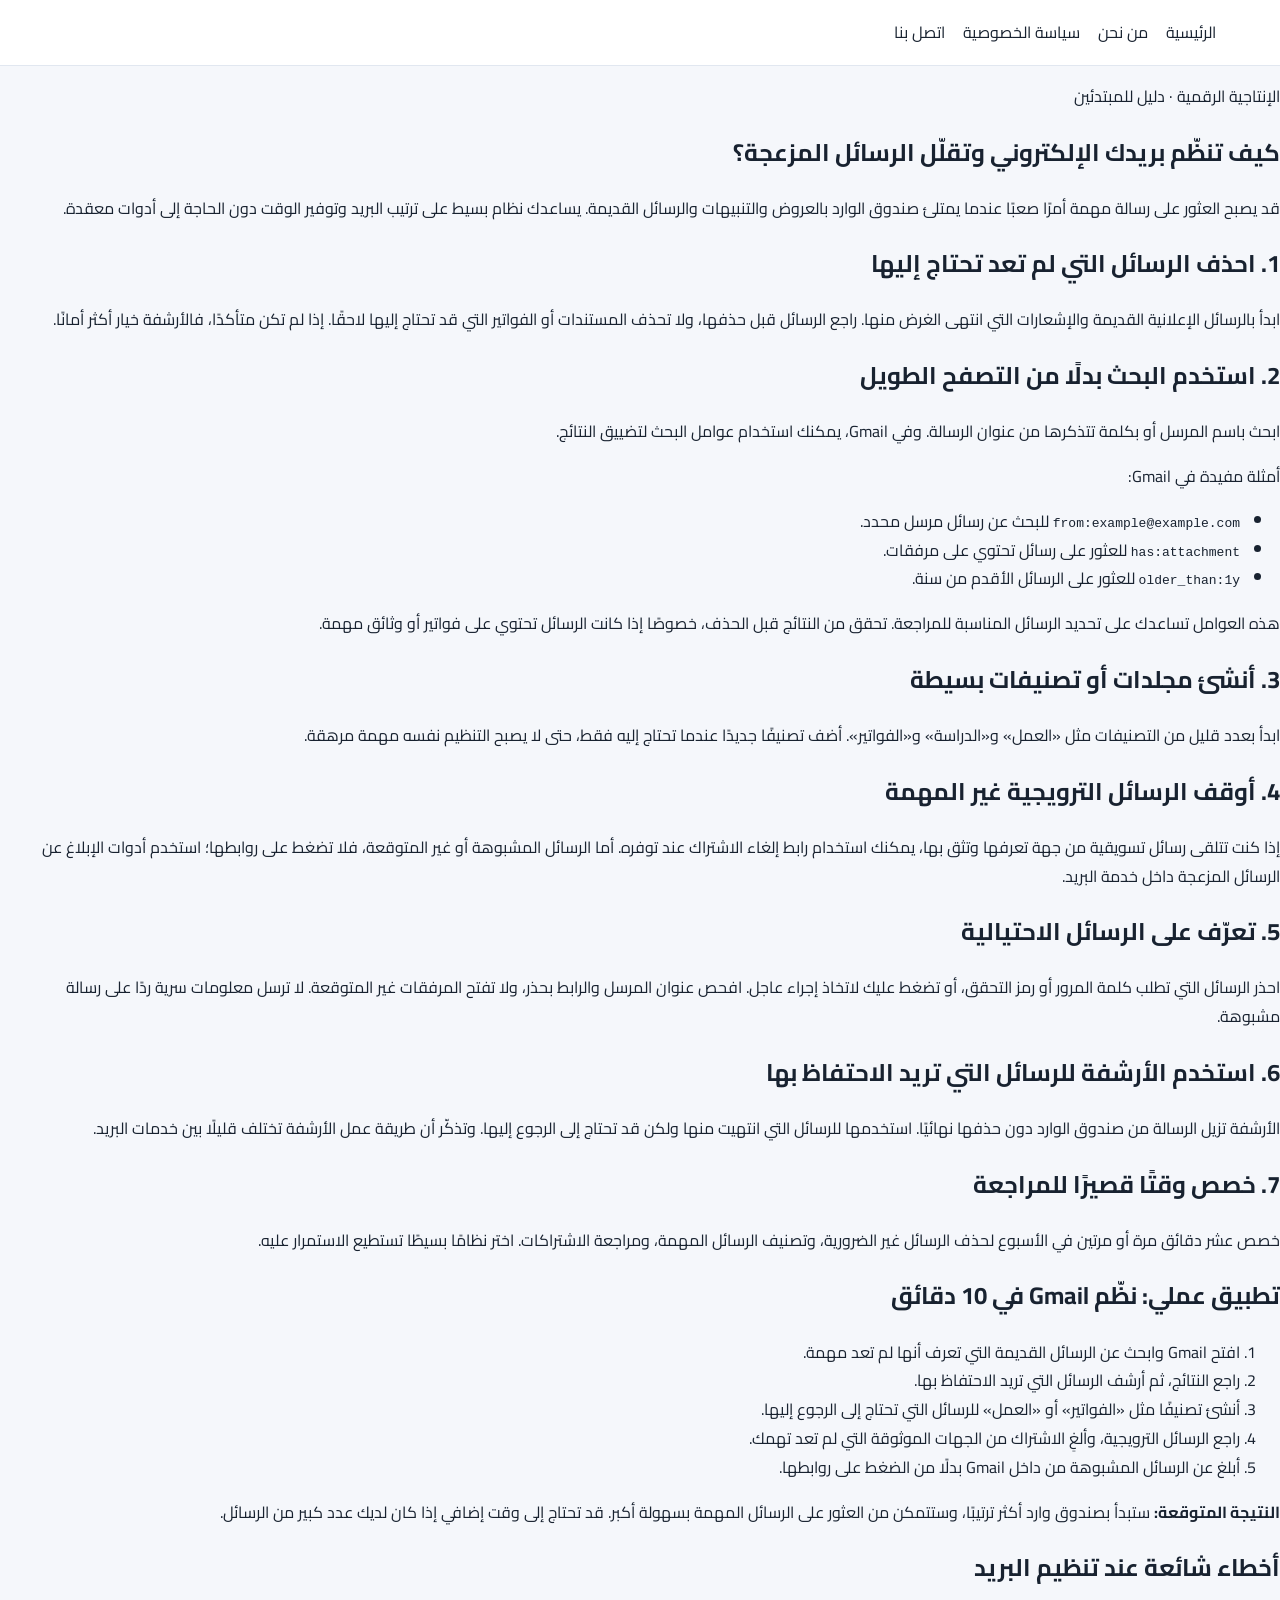
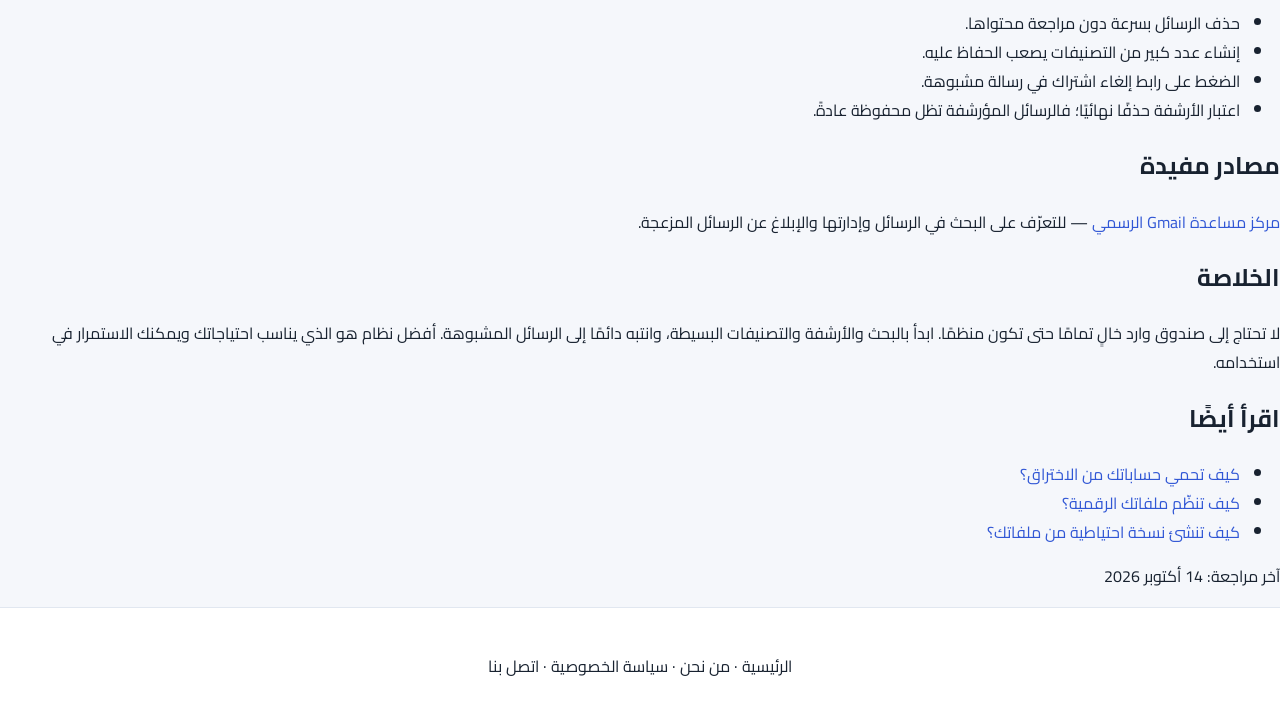
<file: clean-email.html>
<!DOCTYPE html>
<html lang="ar" dir="rtl">
<head> <script async src="https://pagead2.googlesyndication.com/pagead/js/adsbygoogle.js?client=ca-pub-9359244489501136"
     crossorigin="anonymous"></script>
  <meta charset="UTF-8">
  <meta name="viewport" content="width=device-width, initial-scale=1">
  <meta name="description" content="تعلم تنظيم بريدك الإلكتروني، واستخدام البحث والتصنيفات والأرشفة في Gmail، وتقليل الرسائل المزعجة والاحتيالية بأمان.">
  <title>كيف تنظّم بريدك الإلكتروني وتقلّل الرسائل المزعجة؟ | Tech بالعربي</title>
  <link rel="stylesheet" href="styles.css">
</head>
<body>
  <header class="site-header">
    <nav aria-label="التنقل الرئيسي">
      <a href="index.html">الرئيسية</a>
      <a href="about.html">من نحن</a>
      <a href="privacy.html">سياسة الخصوصية</a>
      <a href="contact.html">اتصل بنا</a>
    </nav>
  </header>

  <main class="container">
    <article>
      <p>الإنتاجية الرقمية · دليل للمبتدئين</p>

      <h1>كيف تنظّم بريدك الإلكتروني وتقلّل الرسائل المزعجة؟</h1>

      <p>
        قد يصبح العثور على رسالة مهمة أمرًا صعبًا عندما يمتلئ صندوق الوارد
        بالعروض والتنبيهات والرسائل القديمة. يساعدك نظام بسيط على ترتيب
        البريد وتوفير الوقت دون الحاجة إلى أدوات معقدة.
      </p>

      <h2>1. احذف الرسائل التي لم تعد تحتاج إليها</h2>
      <p>
        ابدأ بالرسائل الإعلانية القديمة والإشعارات التي انتهى الغرض منها.
        راجع الرسائل قبل حذفها، ولا تحذف المستندات أو الفواتير التي قد تحتاج
        إليها لاحقًا. إذا لم تكن متأكدًا، فالأرشفة خيار أكثر أمانًا.
      </p>

      <h2>2. استخدم البحث بدلًا من التصفح الطويل</h2>
      <p>
        ابحث باسم المرسل أو بكلمة تتذكرها من عنوان الرسالة. وفي Gmail،
        يمكنك استخدام عوامل البحث لتضييق النتائج.
      </p>
      <p>أمثلة مفيدة في Gmail:</p>
      <ul>
        <li><code>from:example@example.com</code> للبحث عن رسائل مرسل محدد.</li>
        <li><code>has:attachment</code> للعثور على رسائل تحتوي على مرفقات.</li>
        <li><code>older_than:1y</code> للعثور على الرسائل الأقدم من سنة.</li>
      </ul>
      <p>
        هذه العوامل تساعدك على تحديد الرسائل المناسبة للمراجعة. تحقق من
        النتائج قبل الحذف، خصوصًا إذا كانت الرسائل تحتوي على فواتير أو وثائق مهمة.
      </p>

      <h2>3. أنشئ مجلدات أو تصنيفات بسيطة</h2>
      <p>
        ابدأ بعدد قليل من التصنيفات مثل «العمل» و«الدراسة» و«الفواتير».
        أضف تصنيفًا جديدًا عندما تحتاج إليه فقط، حتى لا يصبح التنظيم نفسه
        مهمة مرهقة.
      </p>

      <h2>4. أوقف الرسائل الترويجية غير المهمة</h2>
      <p>
        إذا كنت تتلقى رسائل تسويقية من جهة تعرفها وتثق بها، يمكنك استخدام
        رابط إلغاء الاشتراك عند توفره. أما الرسائل المشبوهة أو غير المتوقعة،
        فلا تضغط على روابطها؛ استخدم أدوات الإبلاغ عن الرسائل المزعجة داخل
        خدمة البريد.
      </p>

      <h2>5. تعرّف على الرسائل الاحتيالية</h2>
      <p>
        احذر الرسائل التي تطلب كلمة المرور أو رمز التحقق، أو تضغط عليك
        لاتخاذ إجراء عاجل. افحص عنوان المرسل والرابط بحذر، ولا تفتح المرفقات
        غير المتوقعة. لا ترسل معلومات سرية ردًا على رسالة مشبوهة.
      </p>

      <h2>6. استخدم الأرشفة للرسائل التي تريد الاحتفاظ بها</h2>
      <p>
        الأرشفة تزيل الرسالة من صندوق الوارد دون حذفها نهائيًا. استخدمها
        للرسائل التي انتهيت منها ولكن قد تحتاج إلى الرجوع إليها. وتذكّر أن
        طريقة عمل الأرشفة تختلف قليلًا بين خدمات البريد.
      </p>

      <h2>7. خصص وقتًا قصيرًا للمراجعة</h2>
      <p>
        خصص عشر دقائق مرة أو مرتين في الأسبوع لحذف الرسائل غير الضرورية،
        وتصنيف الرسائل المهمة، ومراجعة الاشتراكات. اختر نظامًا بسيطًا تستطيع
        الاستمرار عليه.
      </p>

      <h2>تطبيق عملي: نظّم Gmail في 10 دقائق</h2>
      <ol>
        <li>افتح Gmail وابحث عن الرسائل القديمة التي تعرف أنها لم تعد مهمة.</li>
        <li>راجع النتائج، ثم أرشف الرسائل التي تريد الاحتفاظ بها.</li>
        <li>أنشئ تصنيفًا مثل «الفواتير» أو «العمل» للرسائل التي تحتاج إلى الرجوع إليها.</li>
        <li>راجع الرسائل الترويجية، وألغِ الاشتراك من الجهات الموثوقة التي لم تعد تهمك.</li>
        <li>أبلغ عن الرسائل المشبوهة من داخل Gmail بدلًا من الضغط على روابطها.</li>
      </ol>
      <p>
        <strong>النتيجة المتوقعة:</strong> ستبدأ بصندوق وارد أكثر ترتيبًا،
        وستتمكن من العثور على الرسائل المهمة بسهولة أكبر. قد تحتاج إلى وقت
        إضافي إذا كان لديك عدد كبير من الرسائل.
      </p>

      <h2>أخطاء شائعة عند تنظيم البريد</h2>
      <ul>
        <li>حذف الرسائل بسرعة دون مراجعة محتواها.</li>
        <li>إنشاء عدد كبير من التصنيفات يصعب الحفاظ عليه.</li>
        <li>الضغط على رابط إلغاء اشتراك في رسالة مشبوهة.</li>
        <li>اعتبار الأرشفة حذفًا نهائيًا؛ فالرسائل المؤرشفة تظل محفوظة عادةً.</li>
      </ul>
     
      <h2>مصادر مفيدة</h2>
      <p>
        <a href="https://support.google.com/mail/?hl=ar" target="_blank" rel="noopener noreferrer">
          مركز مساعدة Gmail الرسمي
        </a>
        — للتعرّف على البحث في الرسائل وإدارتها والإبلاغ عن الرسائل المزعجة.
      </p>

      <h2>الخلاصة</h2>
      <p>
        لا تحتاج إلى صندوق وارد خالٍ تمامًا حتى تكون منظمًا. ابدأ بالبحث
        والأرشفة والتصنيفات البسيطة، وانتبه دائمًا إلى الرسائل المشبوهة.
        أفضل نظام هو الذي يناسب احتياجاتك ويمكنك الاستمرار في استخدامه.
      </p>

      <h2>اقرأ أيضًا</h2>
      <ul>
        <li><a href="account-safety.html">كيف تحمي حساباتك من الاختراق؟</a></li>
        <li><a href="organize-files.html">كيف تنظّم ملفاتك الرقمية؟</a></li>
        <li><a href="backup-files.html">كيف تنشئ نسخة احتياطية من ملفاتك؟</a></li>
      </ul>

      <p>آخر مراجعة: 14 أكتوبر 2026</p>
    </article>
  </main>

  <footer>
    <p>
      <a href="index.html">الرئيسية</a> ·
      <a href="about.html">من نحن</a> ·
      <a href="privacy.html">سياسة الخصوصية</a> ·
      <a href="contact.html">اتصل بنا</a>
    </p>
  </footer>
</body>
</html>
</file>
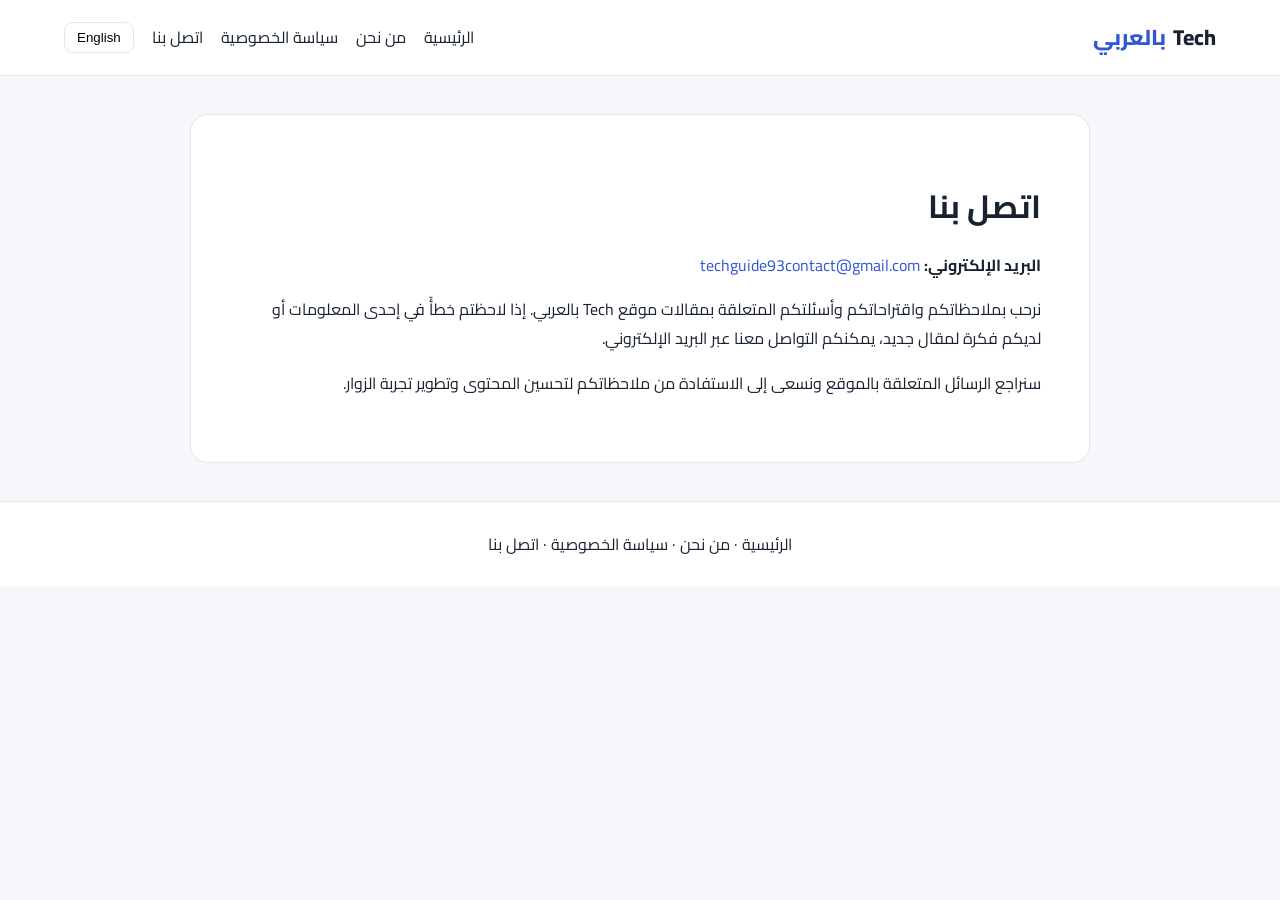
<file: contact.html>
<!doctype html>
<html lang="ar" dir="rtl">
<head> <script async src="https://pagead2.googlesyndication.com/pagead/js/adsbygoogle.js?client=ca-pub-9359244489501136"
     crossorigin="anonymous"></script>
  <meta charset="utf-8">
  <meta name="viewport" content="width=device-width, initial-scale=1">
  <meta name="description" content="كيفية التواصل مع فريق Tech بالعربي.">
  <title>اتصل بنا | Tech بالعربي</title>
  <link rel="stylesheet" href="styles.css">
</head>
<body>
  <header class="site-header">
    <a class="brand" href="index.html">Tech<span>بالعربي</span></a>
    
<nav>
  <a href="index.html">الرئيسية</a>
  <a href="about.html">من نحن</a>
  <a href="privacy.html">سياسة الخصوصية</a>
  <a href="contact.html">اتصل بنا</a>
  <button id="langToggle" class="lang-btn">English</button>
</nav>

  </header>

  <main class="content">
    <h1>اتصل بنا</h1> 
<p>
  <strong>البريد الإلكتروني:</strong>
  <a href="mailto:techguide93contact@gmail.com">
    techguide93contact@gmail.com
  </a>
</p>
   
<p>
  نرحب بملاحظاتكم واقتراحاتكم وأسئلتكم المتعلقة بمقالات موقع Tech بالعربي.
  إذا لاحظتم خطأً في إحدى المعلومات أو لديكم فكرة لمقال جديد،
  يمكنكم التواصل معنا عبر البريد الإلكتروني.
</p>

<p>
  سنراجع الرسائل المتعلقة بالموقع ونسعى إلى الاستفادة من ملاحظاتكم
  لتحسين المحتوى وتطوير تجربة الزوار.
</p>

  </main>

  
<footer>
  <a href="index.html">الرئيسية</a> ·
  <a href="about.html">من نحن</a> ·
  <a href="privacy.html">سياسة الخصوصية</a> ·
  <a href="contact.html">اتصل بنا</a>
</footer>


  <script src="script.js"></script>
</body>
</html>
</file>
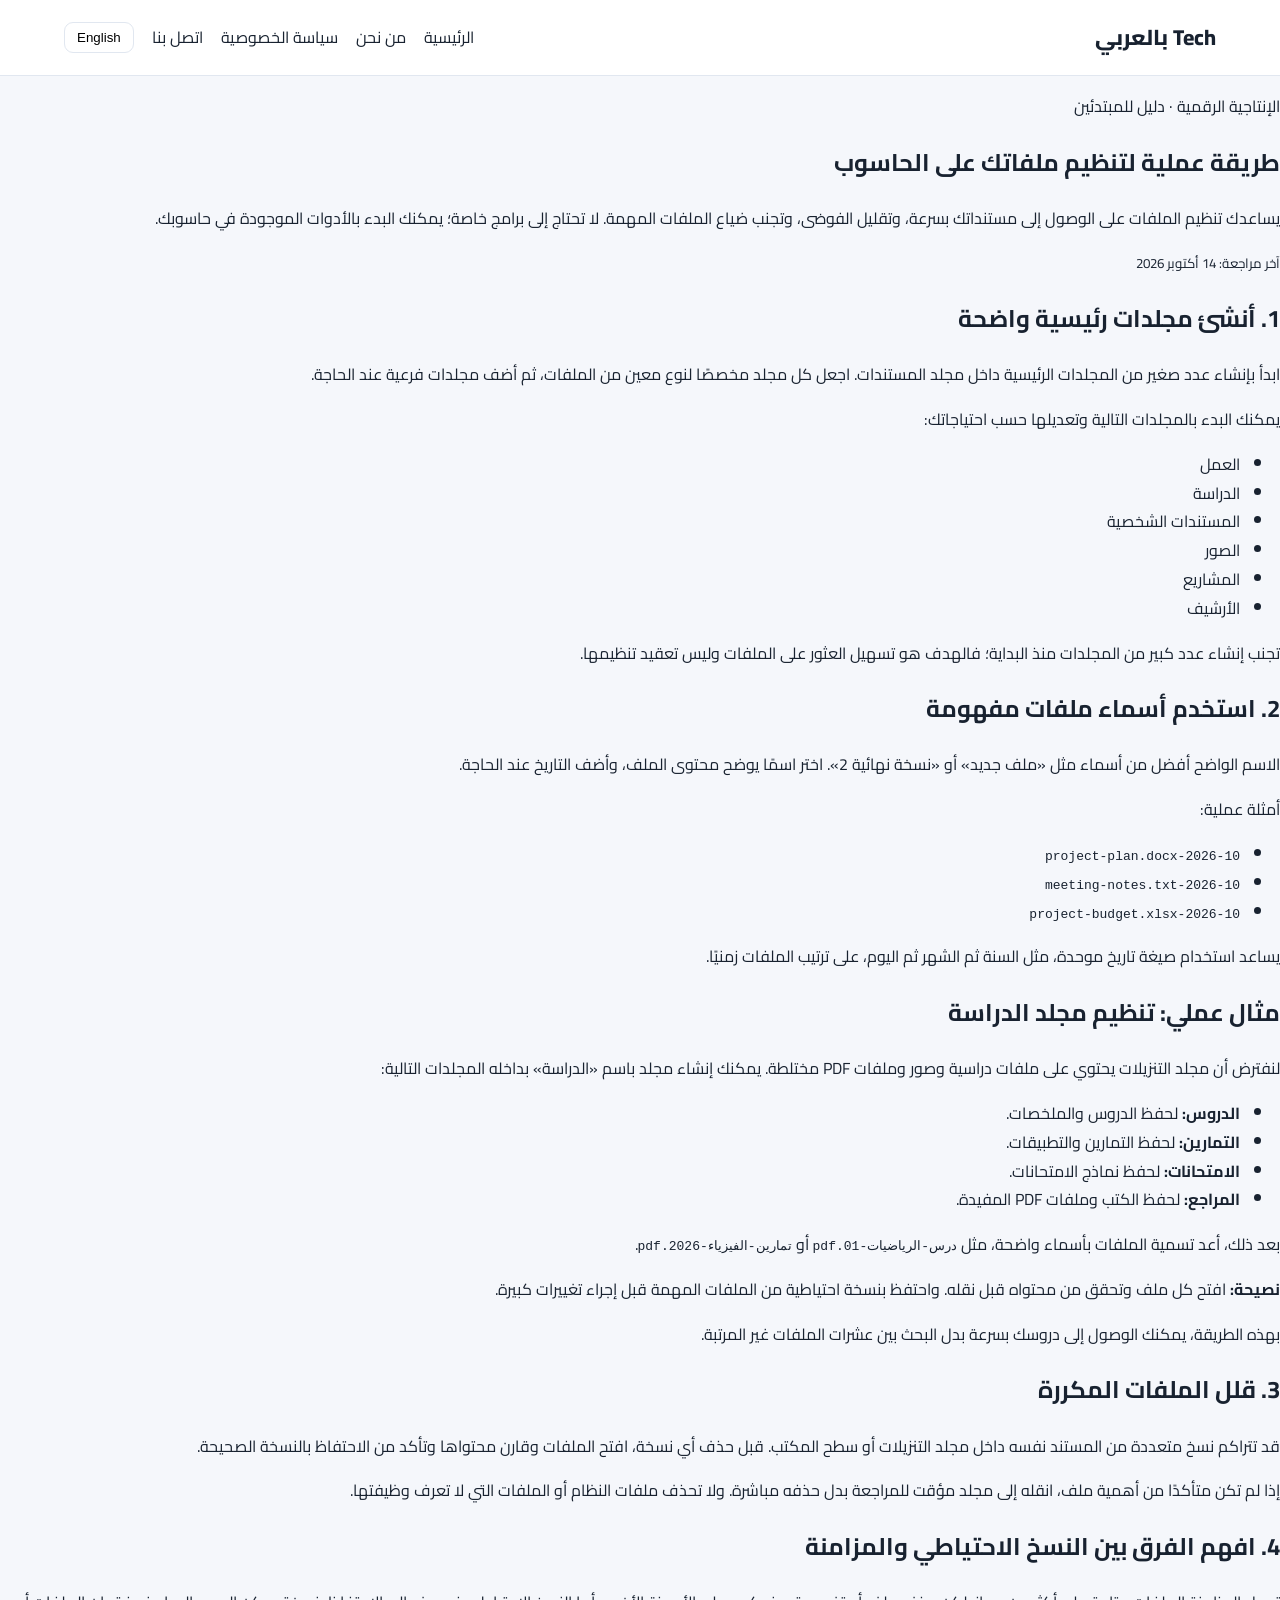
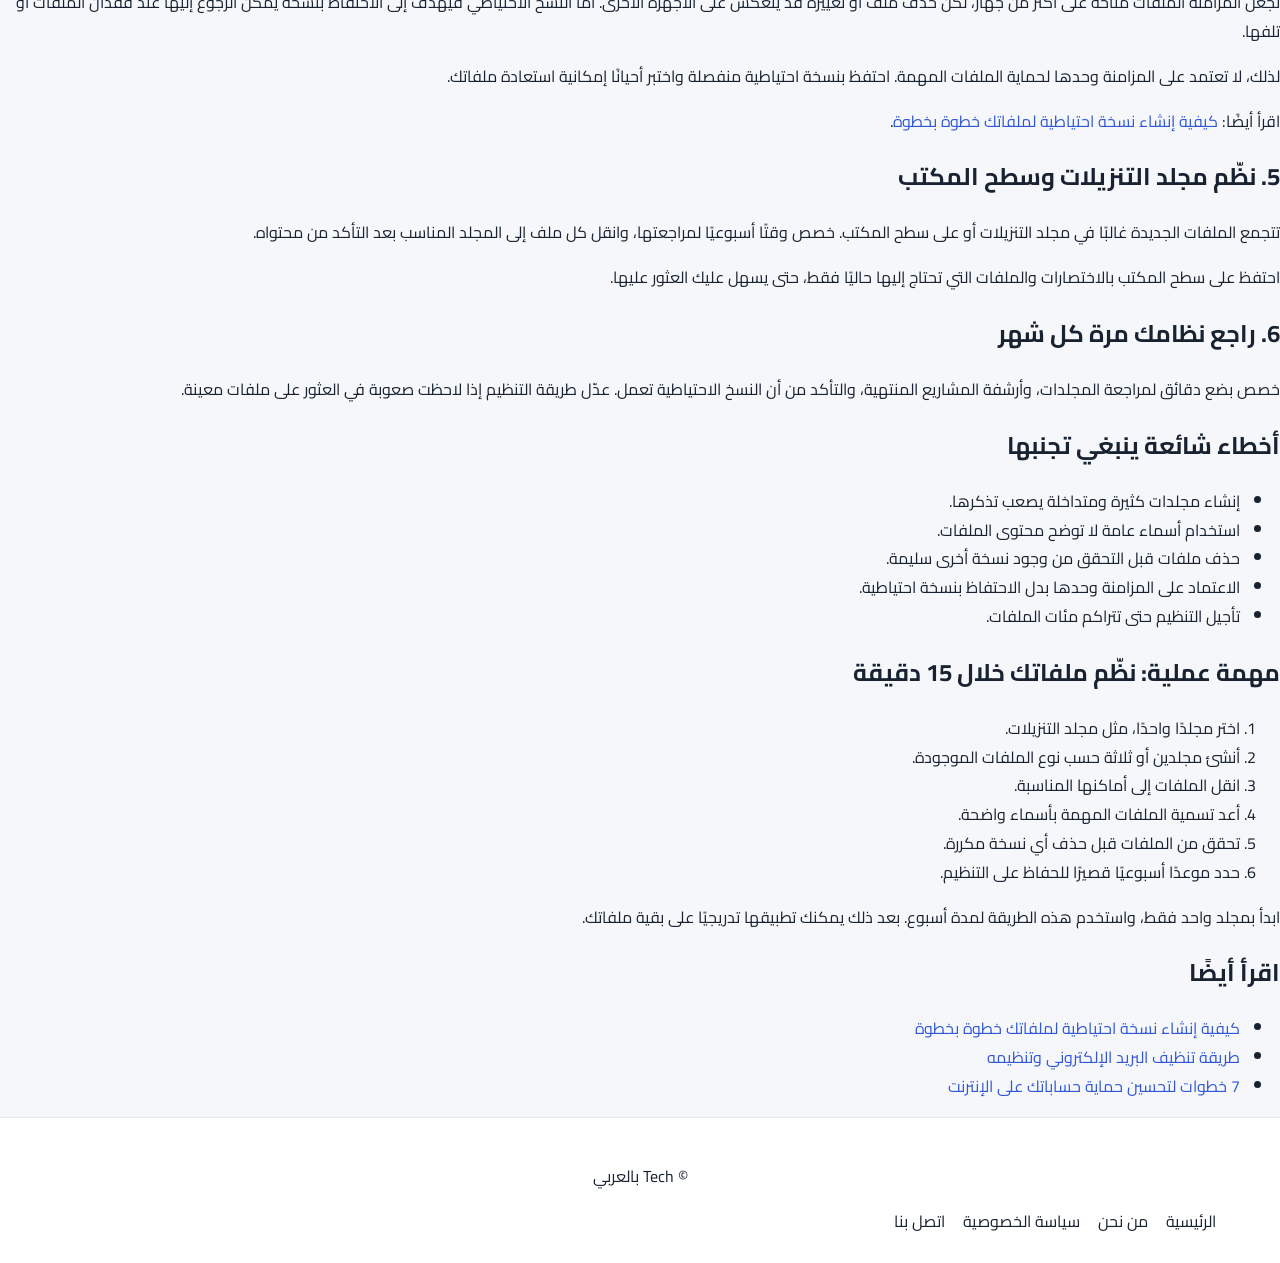
<file: organize-files.html>
<!DOCTYPE html>
<html lang="ar" dir="rtl">
<head> <script async src="https://pagead2.googlesyndication.com/pagead/js/adsbygoogle.js?client=ca-pub-9359244489501136"
     crossorigin="anonymous"></script>
  <meta charset="UTF-8">
  <meta name="viewport" content="width=device-width, initial-scale=1">
  <meta name="description" content="تعلم طريقة عملية لتنظيم ملفاتك على الحاسوب باستخدام مجلدات واضحة وأسماء مفهومة وخطوات بسيطة تساعدك على توفير الوقت وحماية ملفاتك.">
  <title>طريقة عملية لتنظيم ملفاتك على الحاسوب | Tech بالعربي</title>
  <link rel="stylesheet" href="styles.css">
</head>
<body>
  <header class="site-header">
    <a class="brand" href="index.html">Tech بالعربي</a>
    <nav>
  <a href="index.html">الرئيسية</a>
  <a href="about.html">من نحن</a>
  <a href="privacy.html">سياسة الخصوصية</a>
  <a href="contact.html">اتصل بنا</a>
  <button id="langToggle" class="lang-btn" type="button">English</button>
</nav>
  </header>

  <main class="container">
    <article>
      <header>
        <p>الإنتاجية الرقمية · دليل للمبتدئين</p>
        <h1>طريقة عملية لتنظيم ملفاتك على الحاسوب</h1>
        <p>يساعدك تنظيم الملفات على الوصول إلى مستنداتك بسرعة، وتقليل الفوضى، وتجنب ضياع الملفات المهمة. لا تحتاج إلى برامج خاصة؛ يمكنك البدء بالأدوات الموجودة في حاسوبك.</p>
        <p><small>آخر مراجعة: 14 أكتوبر 2026</small></p>
      </header>

      <section>
        <h2>1. أنشئ مجلدات رئيسية واضحة</h2>
        <p>ابدأ بإنشاء عدد صغير من المجلدات الرئيسية داخل مجلد المستندات. اجعل كل مجلد مخصصًا لنوع معين من الملفات، ثم أضف مجلدات فرعية عند الحاجة.</p>
        <p>يمكنك البدء بالمجلدات التالية وتعديلها حسب احتياجاتك:</p>
        <ul>
          <li>العمل</li>
          <li>الدراسة</li>
          <li>المستندات الشخصية</li>
          <li>الصور</li>
          <li>المشاريع</li>
          <li>الأرشيف</li>
        </ul>
        <p>تجنب إنشاء عدد كبير من المجلدات منذ البداية؛ فالهدف هو تسهيل العثور على الملفات وليس تعقيد تنظيمها.</p>
      </section>

      <section>
        <h2>2. استخدم أسماء ملفات مفهومة</h2>
        <p>الاسم الواضح أفضل من أسماء مثل «ملف جديد» أو «نسخة نهائية 2». اختر اسمًا يوضح محتوى الملف، وأضف التاريخ عند الحاجة.</p>
        <p>أمثلة عملية:</p>
        <ul>
          <li><code>2026-10-project-plan.docx</code></li>
          <li><code>2026-10-meeting-notes.txt</code></li>
          <li><code>2026-10-project-budget.xlsx</code></li>
        </ul>
        <p>يساعد استخدام صيغة تاريخ موحدة، مثل السنة ثم الشهر ثم اليوم، على ترتيب الملفات زمنيًا.</p>
      </section>

      <section>
        <h2>مثال عملي: تنظيم مجلد الدراسة</h2>
        <p>لنفترض أن مجلد التنزيلات يحتوي على ملفات دراسية وصور وملفات PDF مختلطة. يمكنك إنشاء مجلد باسم «الدراسة» بداخله المجلدات التالية:</p>
        <ul>
          <li><strong>الدروس:</strong> لحفظ الدروس والملخصات.</li>
          <li><strong>التمارين:</strong> لحفظ التمارين والتطبيقات.</li>
          <li><strong>الامتحانات:</strong> لحفظ نماذج الامتحانات.</li>
          <li><strong>المراجع:</strong> لحفظ الكتب وملفات PDF المفيدة.</li>
        </ul>
        <p>بعد ذلك، أعد تسمية الملفات بأسماء واضحة، مثل <code>درس-الرياضيات-01.pdf</code> أو <code>تمارين-الفيزياء-2026.pdf</code>.</p>
        <p><strong>نصيحة:</strong> افتح كل ملف وتحقق من محتواه قبل نقله. واحتفظ بنسخة احتياطية من الملفات المهمة قبل إجراء تغييرات كبيرة.</p>
        <p>بهذه الطريقة، يمكنك الوصول إلى دروسك بسرعة بدل البحث بين عشرات الملفات غير المرتبة.</p>
      </section>

      <section>
        <h2>3. قلل الملفات المكررة</h2>
        <p>قد تتراكم نسخ متعددة من المستند نفسه داخل مجلد التنزيلات أو سطح المكتب. قبل حذف أي نسخة، افتح الملفات وقارن محتواها وتأكد من الاحتفاظ بالنسخة الصحيحة.</p>
        <p>إذا لم تكن متأكدًا من أهمية ملف، انقله إلى مجلد مؤقت للمراجعة بدل حذفه مباشرة. ولا تحذف ملفات النظام أو الملفات التي لا تعرف وظيفتها.</p>
      </section>

      <section>
        <h2>4. افهم الفرق بين النسخ الاحتياطي والمزامنة</h2>
        <p>تجعل المزامنة الملفات متاحة على أكثر من جهاز، لكن حذف ملف أو تغييره قد ينعكس على الأجهزة الأخرى. أما النسخ الاحتياطي فيهدف إلى الاحتفاظ بنسخة يمكن الرجوع إليها عند فقدان الملفات أو تلفها.</p>
        <p>لذلك، لا تعتمد على المزامنة وحدها لحماية الملفات المهمة. احتفظ بنسخة احتياطية منفصلة واختبر أحيانًا إمكانية استعادة ملفاتك.</p>
        <p>اقرأ أيضًا: <a href="backup-files.html">كيفية إنشاء نسخة احتياطية لملفاتك خطوة بخطوة</a>.</p>
      </section>

      <section>
        <h2>5. نظّم مجلد التنزيلات وسطح المكتب</h2>
        <p>تتجمع الملفات الجديدة غالبًا في مجلد التنزيلات أو على سطح المكتب. خصص وقتًا أسبوعيًا لمراجعتها، وانقل كل ملف إلى المجلد المناسب بعد التأكد من محتواه.</p>
        <p>احتفظ على سطح المكتب بالاختصارات والملفات التي تحتاج إليها حاليًا فقط، حتى يسهل عليك العثور عليها.</p>
      </section>

      <section>
        <h2>6. راجع نظامك مرة كل شهر</h2>
        <p>خصص بضع دقائق لمراجعة المجلدات، وأرشفة المشاريع المنتهية، والتأكد من أن النسخ الاحتياطية تعمل. عدّل طريقة التنظيم إذا لاحظت صعوبة في العثور على ملفات معينة.</p>
      </section>

      <section>
        <h2>أخطاء شائعة ينبغي تجنبها</h2>
        <ul>
          <li>إنشاء مجلدات كثيرة ومتداخلة يصعب تذكرها.</li>
          <li>استخدام أسماء عامة لا توضح محتوى الملفات.</li>
          <li>حذف ملفات قبل التحقق من وجود نسخة أخرى سليمة.</li>
          <li>الاعتماد على المزامنة وحدها بدل الاحتفاظ بنسخة احتياطية.</li>
          <li>تأجيل التنظيم حتى تتراكم مئات الملفات.</li>
        </ul>
      </section>

      <section>
        <h2>مهمة عملية: نظّم ملفاتك خلال 15 دقيقة</h2>
        <ol>
          <li>اختر مجلدًا واحدًا، مثل مجلد التنزيلات.</li>
          <li>أنشئ مجلدين أو ثلاثة حسب نوع الملفات الموجودة.</li>
          <li>انقل الملفات إلى أماكنها المناسبة.</li>
          <li>أعد تسمية الملفات المهمة بأسماء واضحة.</li>
          <li>تحقق من الملفات قبل حذف أي نسخة مكررة.</li>
          <li>حدد موعدًا أسبوعيًا قصيرًا للحفاظ على التنظيم.</li>
        </ol>
        <p>ابدأ بمجلد واحد فقط، واستخدم هذه الطريقة لمدة أسبوع. بعد ذلك يمكنك تطبيقها تدريجيًا على بقية ملفاتك.</p>
      </section>

      <section>
        <h2>اقرأ أيضًا</h2>
        <ul>
          <li><a href="backup-files.html">كيفية إنشاء نسخة احتياطية لملفاتك خطوة بخطوة</a></li>
          <li><a href="clean-email.html">طريقة تنظيف البريد الإلكتروني وتنظيمه</a></li>
          <li><a href="account-safety.html">7 خطوات لتحسين حماية حساباتك على الإنترنت</a></li>
        </ul>
      </section>
    </article>
  </main>

  <footer class="site-footer">
    <p>© Tech بالعربي</p>
    <nav aria-label="روابط التذييل">
      <a href="index.html">الرئيسية</a>
      <a href="about.html">من نحن</a>
      <a href="privacy.html">سياسة الخصوصية</a>
      <a href="contact.html">اتصل بنا</a>
    </nav>
  </footer>
</body>
</html>
</file>
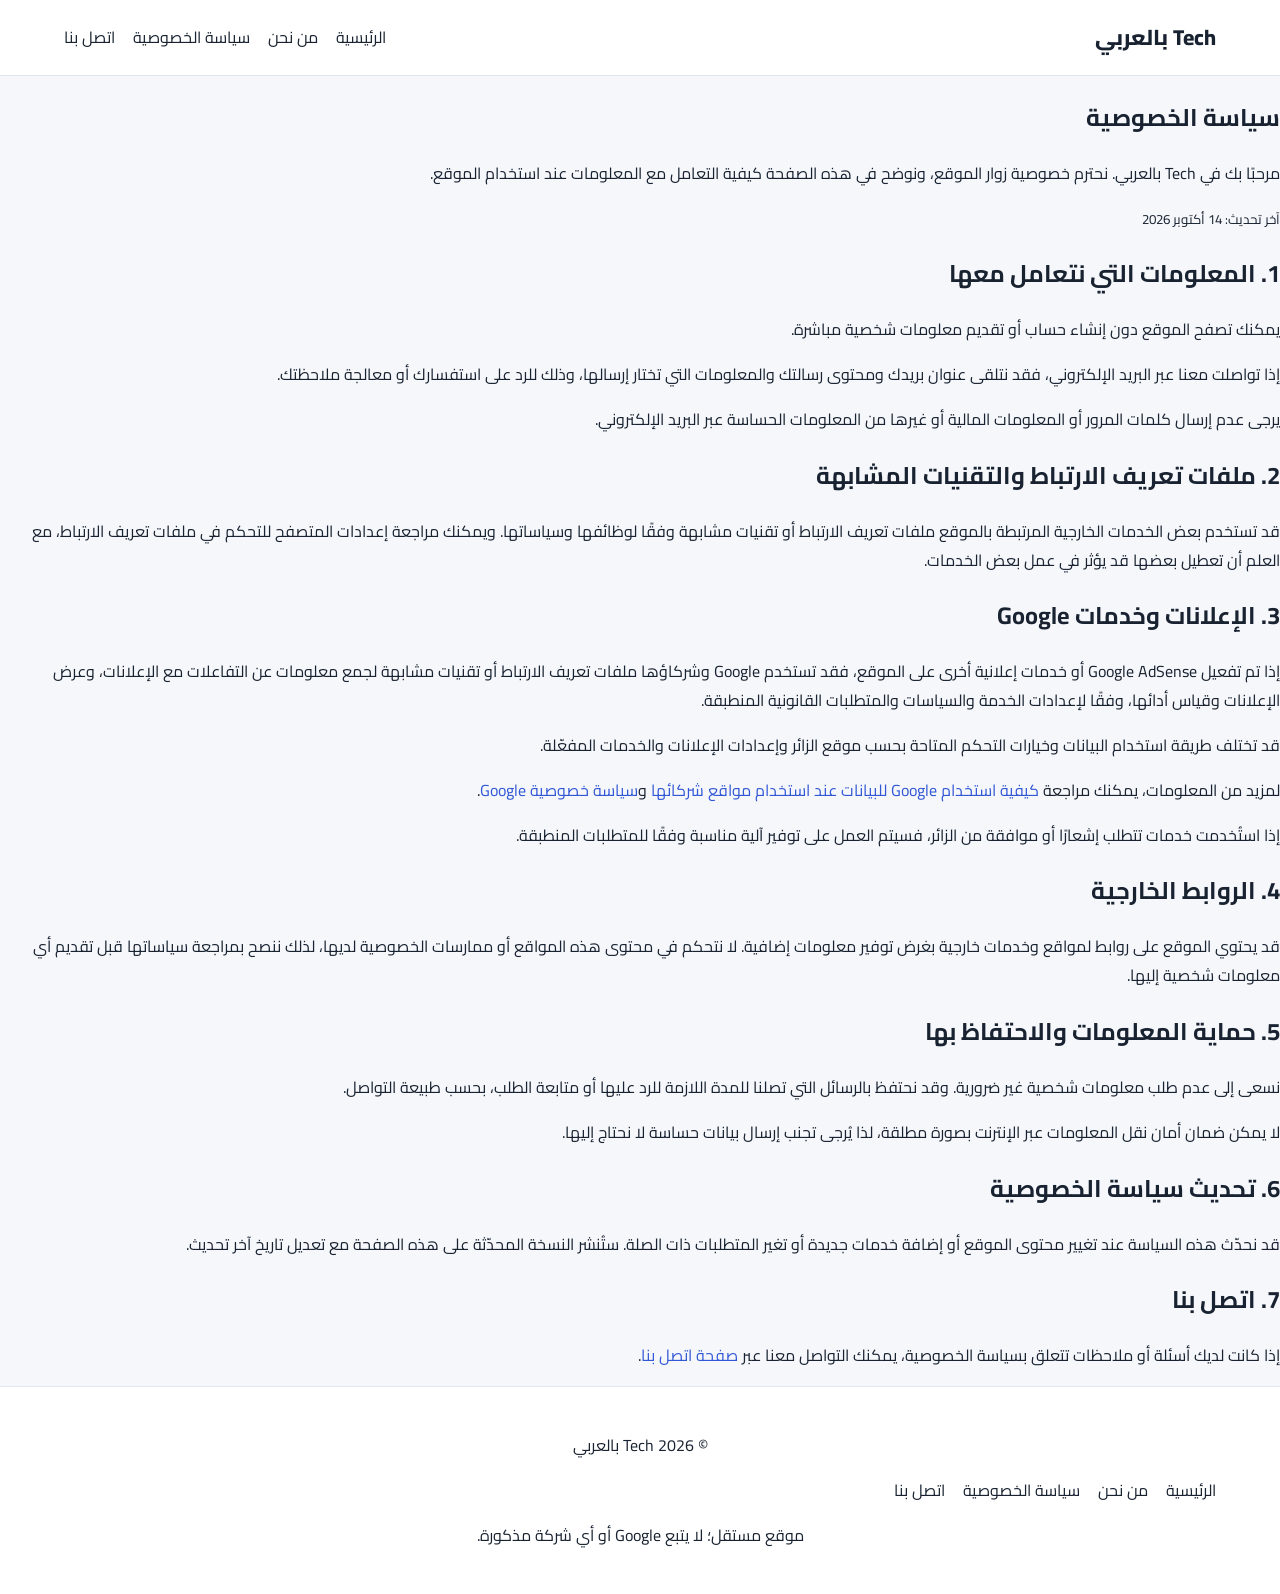
<file: privacy.html>
<!DOCTYPE html>
<html lang="ar" dir="rtl">
<head> <script async src="https://pagead2.googlesyndication.com/pagead/js/adsbygoogle.js?client=ca-pub-9359244489501136"
     crossorigin="anonymous"></script>
  <meta charset="UTF-8">
  <meta name="viewport" content="width=device-width, initial-scale=1">
  <meta name="description" content="اقرأ سياسة الخصوصية لموقع Tech بالعربي، وتعرّف على المعلومات التي نتعامل معها وملفات تعريف الارتباط والإعلانات والروابط الخارجية.">
  <title>سياسة الخصوصية | Tech بالعربي</title>
  <link rel="stylesheet" href="styles.css">
</head>
<body>
  <header class="site-header">
    <a class="brand" href="index.html">Tech بالعربي</a>
    <nav aria-label="التنقل الرئيسي">
      <a href="index.html">الرئيسية</a>
      <a href="about.html">من نحن</a>
      <a href="privacy.html" aria-current="page">سياسة الخصوصية</a>
      <a href="contact.html">اتصل بنا</a>
    </nav>
  </header>

  <main class="container">
    <article>
      <header>
        <h1>سياسة الخصوصية</h1>
        <p>مرحبًا بك في Tech بالعربي. نحترم خصوصية زوار الموقع، ونوضح في هذه الصفحة كيفية التعامل مع المعلومات عند استخدام الموقع.</p>
        <p><small>آخر تحديث: 14 أكتوبر 2026</small></p>
      </header>

      <section>
        <h2>1. المعلومات التي نتعامل معها</h2>
        <p>يمكنك تصفح الموقع دون إنشاء حساب أو تقديم معلومات شخصية مباشرة.</p>
        <p>إذا تواصلت معنا عبر البريد الإلكتروني، فقد نتلقى عنوان بريدك ومحتوى رسالتك والمعلومات التي تختار إرسالها، وذلك للرد على استفسارك أو معالجة ملاحظتك.</p>
        <p>يرجى عدم إرسال كلمات المرور أو المعلومات المالية أو غيرها من المعلومات الحساسة عبر البريد الإلكتروني.</p>
      </section>

      <section>
        <h2>2. ملفات تعريف الارتباط والتقنيات المشابهة</h2>
        <p>قد تستخدم بعض الخدمات الخارجية المرتبطة بالموقع ملفات تعريف الارتباط أو تقنيات مشابهة وفقًا لوظائفها وسياساتها. ويمكنك مراجعة إعدادات المتصفح للتحكم في ملفات تعريف الارتباط، مع العلم أن تعطيل بعضها قد يؤثر في عمل بعض الخدمات.</p>
      </section>

      <section>
        <h2>3. الإعلانات وخدمات Google</h2>
        <p>إذا تم تفعيل Google AdSense أو خدمات إعلانية أخرى على الموقع، فقد تستخدم Google وشركاؤها ملفات تعريف الارتباط أو تقنيات مشابهة لجمع معلومات عن التفاعلات مع الإعلانات، وعرض الإعلانات وقياس أدائها، وفقًا لإعدادات الخدمة والسياسات والمتطلبات القانونية المنطبقة.</p>
        <p>قد تختلف طريقة استخدام البيانات وخيارات التحكم المتاحة بحسب موقع الزائر وإعدادات الإعلانات والخدمات المفعّلة.</p>
        <p>لمزيد من المعلومات، يمكنك مراجعة <a href="https://policies.google.com/technologies/partner-sites?hl=ar" target="_blank" rel="noopener noreferrer">كيفية استخدام Google للبيانات عند استخدام مواقع شركائها</a> و<a href="https://policies.google.com/privacy?hl=ar" target="_blank" rel="noopener noreferrer">سياسة خصوصية Google</a>.</p>
        <p>إذا استُخدمت خدمات تتطلب إشعارًا أو موافقة من الزائر، فسيتم العمل على توفير آلية مناسبة وفقًا للمتطلبات المنطبقة.</p>
      </section>

      <section>
        <h2>4. الروابط الخارجية</h2>
        <p>قد يحتوي الموقع على روابط لمواقع وخدمات خارجية بغرض توفير معلومات إضافية. لا نتحكم في محتوى هذه المواقع أو ممارسات الخصوصية لديها، لذلك ننصح بمراجعة سياساتها قبل تقديم أي معلومات شخصية إليها.</p>
      </section>

      <section>
        <h2>5. حماية المعلومات والاحتفاظ بها</h2>
        <p>نسعى إلى عدم طلب معلومات شخصية غير ضرورية. وقد نحتفظ بالرسائل التي تصلنا للمدة اللازمة للرد عليها أو متابعة الطلب، بحسب طبيعة التواصل.</p>
        <p>لا يمكن ضمان أمان نقل المعلومات عبر الإنترنت بصورة مطلقة، لذا يُرجى تجنب إرسال بيانات حساسة لا نحتاج إليها.</p>
      </section>

      <section>
        <h2>6. تحديث سياسة الخصوصية</h2>
        <p>قد نحدّث هذه السياسة عند تغيير محتوى الموقع أو إضافة خدمات جديدة أو تغير المتطلبات ذات الصلة. ستُنشر النسخة المحدّثة على هذه الصفحة مع تعديل تاريخ آخر تحديث.</p>
      </section>

      <section>
        <h2>7. اتصل بنا</h2>
        <p>إذا كانت لديك أسئلة أو ملاحظات تتعلق بسياسة الخصوصية، يمكنك التواصل معنا عبر <a href="contact.html">صفحة اتصل بنا</a>.</p>
      </section>
    </article>
  </main>

  <footer class="site-footer">
    <p>© 2026 Tech بالعربي</p>
    <nav aria-label="روابط التذييل">
      <a href="index.html">الرئيسية</a>
      <a href="about.html">من نحن</a>
      <a href="privacy.html">سياسة الخصوصية</a>
      <a href="contact.html">اتصل بنا</a>
    </nav>
    <p>موقع مستقل؛ لا يتبع Google أو أي شركة مذكورة.</p>
  </footer>
</body>
</html>
</file>
<file: styles.css>
@import url('https://fonts.googleapis.com/css2?family=Cairo:wght@400;600;700;800&family=Inter:wght@400;600;700;800&display=swap');
:root{--ink:#182230;--muted:#627084;--brand:#3157d5;--bg:#f5f7fb;--line:#e1e7f0;--card:#fff}*{box-sizing:border-box}body{margin:0;background:var(--bg);color:var(--ink);font-family:"Cairo",Arial,sans-serif;line-height:1.8}body.en{font-family:Inter,Arial,sans-serif;direction:ltr}.site-header{display:flex;align-items:center;justify-content:space-between;gap:20px;padding:18px max(5vw,20px);background:#fff;border-bottom:1px solid var(--line)}.brand{font-size:1.35rem;font-weight:800;text-decoration:none;color:var(--ink)}.brand span{color:var(--brand);margin-inline-start:7px}nav{display:flex;align-items:center;gap:18px;flex-wrap:wrap}a{color:var(--brand);text-decoration:none}nav a,footer a{color:var(--ink)}a:hover{text-decoration:underline}.lang-btn{border:1px solid var(--line);background:white;border-radius:9px;padding:7px 12px;cursor:pointer}.hero{padding:78px 20px 72px;text-align:center;background:linear-gradient(135deg,#edf2ff,#fff 55%,#e8f8f4)}.hero>*{max-width:780px;margin-inline:auto}.eyebrow,.category{color:var(--brand);font-weight:700;font-size:.9rem}.hero h1{font-size:clamp(2rem,5vw,3.5rem);line-height:1.3;margin:12px auto}.hero p:not(.eyebrow){color:var(--muted);font-size:1.1rem}.primary{display:inline-block;margin-top:18px;background:var(--brand);color:#fff;padding:11px 22px;border-radius:10px;font-weight:700}.section{padding:55px max(5vw,20px)}.section-head{margin-bottom:24px}.section-head h2{font-size:1.9rem;margin-bottom:0}.section-head p,.article-card>p:not(.category){color:var(--muted)}.cards{display:grid;grid-template-columns:repeat(3,minmax(0,1fr));gap:20px}.article-card,.content,.notice{background:var(--card);border:1px solid var(--line);border-radius:18px;padding:24px}.card-icon{width:48px;height:48px;border-radius:14px;background:#edf1ff;display:grid;place-items:center;font-size:1.5rem;color:var(--brand)}.article-card h3{line-height:1.5}.article-card>a{font-weight:700}.notice{margin:0 max(5vw,20px) 55px;background:#eef8f5}.content{max-width:900px;margin:38px auto;padding:clamp(22px,5vw,48px)}.content h1{line-height:1.4}.content h2{margin-top:28px}.content li{margin:8px 0}.callout{background:#f0f4ff;border-inline-start:4px solid var(--brand);padding:14px 18px;border-radius:8px}footer{padding:28px max(5vw,20px);background:#fff;border-top:1px solid var(--line);text-align:center}footer div{display:flex;gap:18px;justify-content:center;flex-wrap:wrap}.small{font-size:.85rem;color:var(--muted)}@media(max-width:760px){.site-header{align-items:flex-start;flex-direction:column}nav{gap:12px}.cards{grid-template-columns:1fr}.hero{padding:55px 20px}.content{margin:20px}}
</file>
